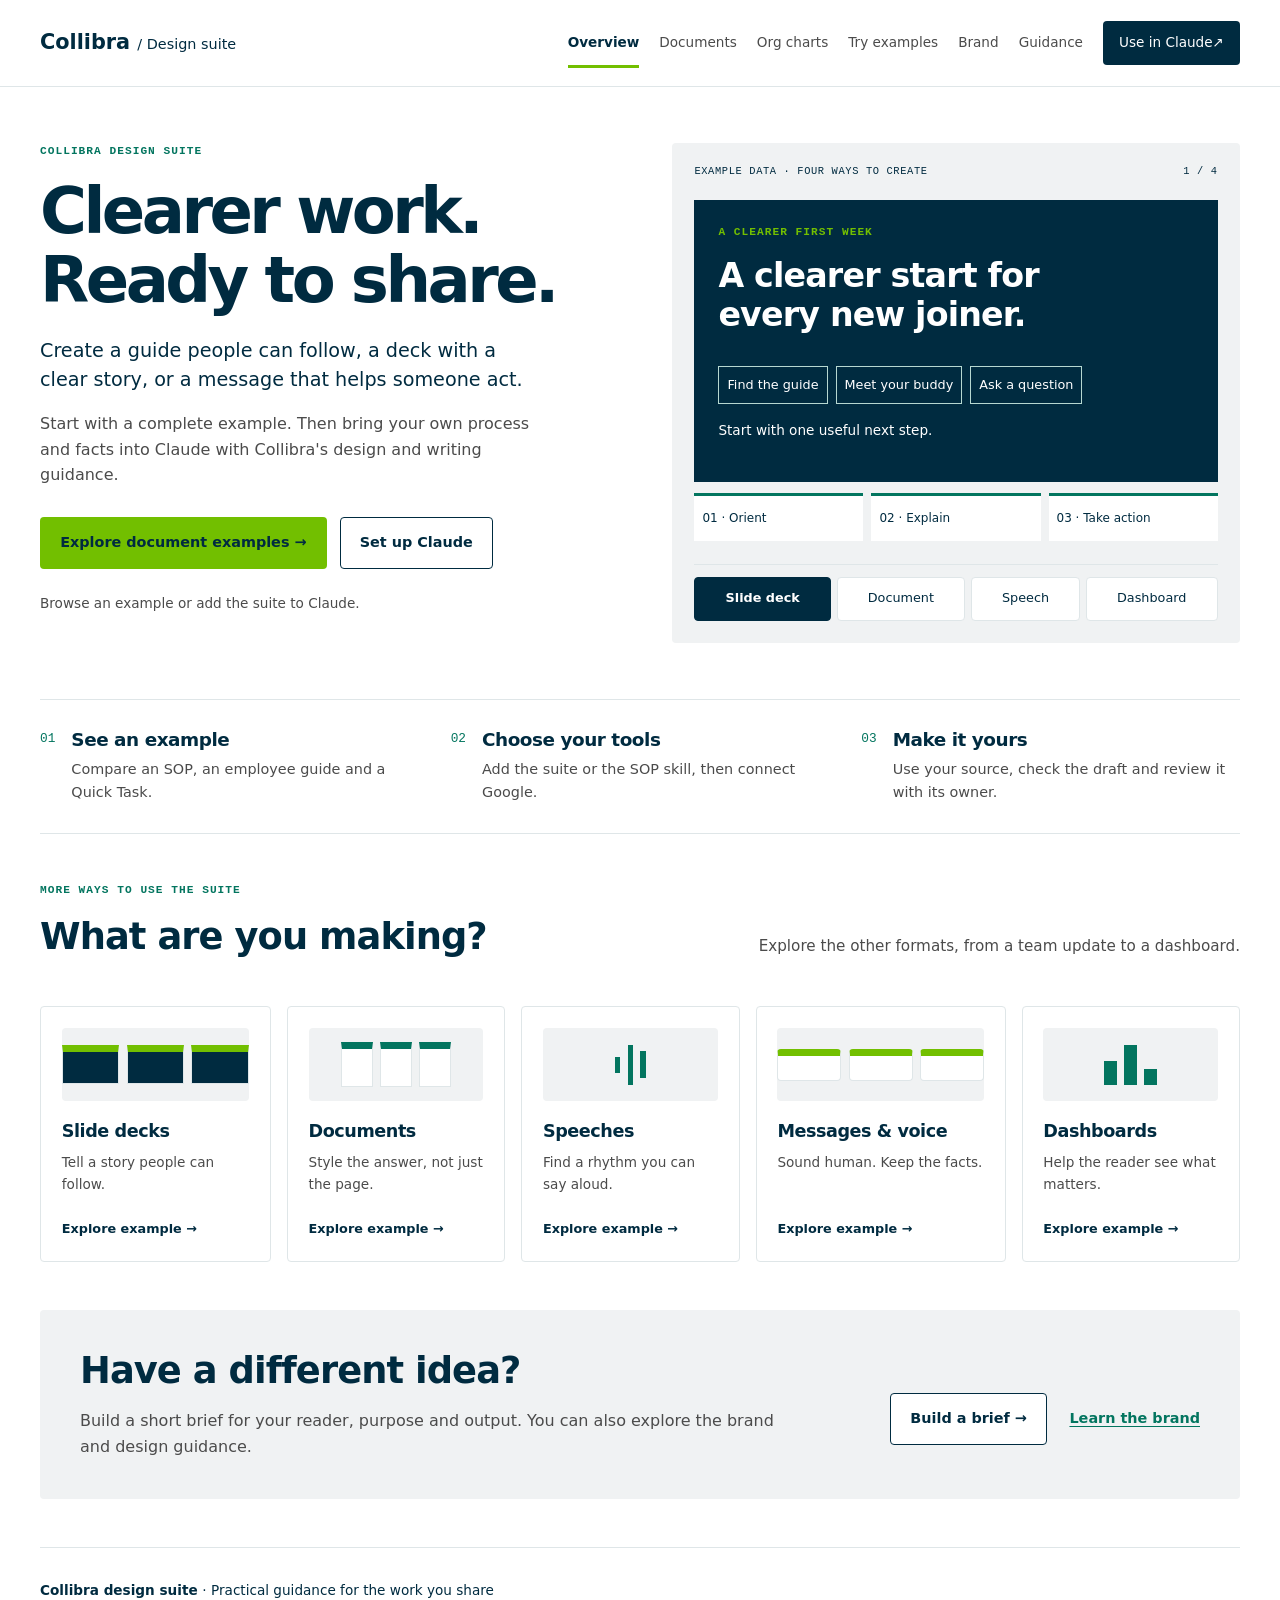
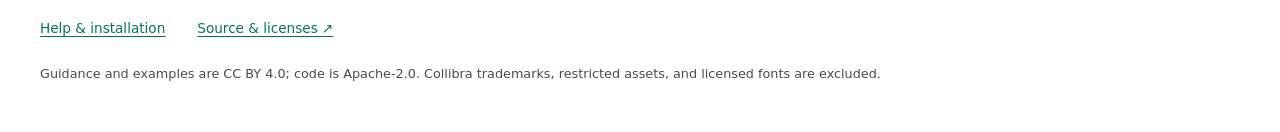
<file: index.html>
<!doctype html>
<html lang="en" data-source-root="data/">
<head>
  <meta charset="utf-8" />
  <meta name="viewport" content="width=device-width, initial-scale=1" />
  <meta name="description" content="Make clearer Collibra decks, documents, speeches, messages, and dashboards. Explore examples, learn the brand, and try the design suite in Claude." />
  <title>Collibra design suite | Make it clear</title>
  <link rel="icon" href="favicon.ico?v=20261007" sizes="16x16 32x32 48x48" />
  <link rel="icon" type="image/png" href="favicon-32.png?v=20261007" sizes="32x32" />
  <link rel="icon" type="image/svg+xml" href="favicon.svg?v=20261007" sizes="any" />
  <link rel="apple-touch-icon" href="apple-touch-icon.png?v=20261007" sizes="180x180" />
  <link rel="stylesheet" href="styles.css?v=20261103-org-charts" />
</head>
<body>
  <a class="skip-link" href="#main">Skip to content</a>
  <header class="site-header">
    <div class="header-inner">
      <a class="wordmark" href="#home" aria-label="Collibra design suite home">Collibra <span>/ Design suite</span></a>
      <nav class="site-nav" aria-label="Main navigation">
        <a href="#home">Overview</a><a href="#documents/internal-sop">Documents</a><a href="#org-charts/compact_hierarchy">Org charts</a><a href="#examples/deck">Try examples</a><a href="#brand">Brand</a><a href="#catalog">Guidance</a><a href="#start" class="nav-start">Use in Claude <span aria-hidden="true">↗</span></a>
      </nav>
    </div>
  </header>
  <main id="main" tabindex="-1">
    <p id="load-status" class="load-status" role="status">Loading brand guidance…</p>
    <section id="home" class="page" data-page aria-labelledby="home-title">
      <div class="hero">
        <div class="hero-copy"><p class="eyebrow">COLLIBRA DESIGN SUITE</p><h1 id="home-title" tabindex="-1">Clearer work.<br>Ready to share.</h1><p class="lede">Create a guide people can follow, a deck with a clear story, or a message that helps someone act.</p><p>Start with a complete example. Then bring your own process and facts into Claude with Collibra's design and writing guidance.</p><div class="actions"><a class="button primary" href="#documents/internal-sop">Explore document examples →</a><a class="button secondary" href="#start">Set up Claude</a></div><p class="access-note">Browse an example or add the suite to Claude.</p></div>
        <section id="hero-showcase" class="hero-preview showcase" role="region" aria-roledescription="carousel" aria-label="Design Suite examples">
          <div class="preview-caption"><span>EXAMPLE DATA · FOUR WAYS TO CREATE</span><span id="showcase-position">1 / 4</span></div>
          <div class="showcase-panels">
            <article id="showcase-deck" class="showcase-panel" role="group" aria-roledescription="slide" aria-label="1 of 4: Slide deck">
              <div class="showcase-art"><div class="showcase-slide"><p class="eyebrow">A CLEARER FIRST WEEK</p><h2>A clearer start for<br>every new joiner.</h2><div class="showcase-flow"><span>Find the guide</span><span>Meet your buddy</span><span>Ask a question</span></div><p>Start with one useful next step.</p></div><div class="showcase-slide-strip" aria-label="Deck story"><span>01 · Orient</span><span>02 · Explain</span><span>03 · Take action</span></div></div>
            </article>
            <article id="showcase-document" class="showcase-panel" role="group" aria-roledescription="slide" aria-label="2 of 4: Document" hidden inert aria-hidden="true">
              <div class="showcase-art teaser-paper"><p class="eyebrow">INTERNAL SOP</p><h2>Prepare a<br>team workshop</h2><h3>Before you start</h3><p>Confirm the date, topics and participant needs.</p><h3>Arrange the workshop</h3><ol><li>Collect the organizer's topics.</li><li>Check the room and meeting format.</li><li>Share the agreed agenda.</li></ol><p class="teaser-result">Check the result: the team knows where to join and what to prepare.</p></div>
            </article>
            <article id="showcase-speech" class="showcase-panel" role="group" aria-roledescription="slide" aria-label="3 of 4: Humanized speech" hidden inert aria-hidden="true">
              <div class="showcase-art speech-change"><div><p class="eyebrow">BEFORE</p><p>“To get started, make use of the onboarding guide, arrange to meet your buddy, and raise any questions when you need help.”</p></div><div class="speech-after"><p class="eyebrow">AFTER HUMANIZING</p><h2>“Start with the guide.<br>Meet your buddy.<br>Ask when you need help.”</h2></div></div>
            </article>
            <article id="showcase-dashboard" class="showcase-panel" role="group" aria-roledescription="slide" aria-label="4 of 4: Dashboard" hidden inert aria-hidden="true">
              <div class="showcase-art showcase-dashboard"><p class="eyebrow">ONBOARDING · EXAMPLE DATA</p><h2>Where could a little<br>support help?</h2><dl class="showcase-bars"><div><dt>Found the guide</dt><dd><span style="--bar-size:100%" aria-hidden="true"></span><strong>24</strong></dd></div><div><dt>Met their buddy</dt><dd><span style="--bar-size:75%" aria-hidden="true"></span><strong>18</strong></dd></div><div><dt>Asked a question</dt><dd><span style="--bar-size:50%" aria-hidden="true"></span><strong>12</strong></dd></div></dl><p class="caption">Steps may overlap. These counts are not completion rates.</p></div>
            </article>
          </div>
          <div id="showcase-choices" class="showcase-choices" role="group" aria-label="Choose an example"><button type="button" aria-pressed="true" aria-controls="showcase-deck">Slide deck</button><button type="button" aria-pressed="false" aria-controls="showcase-document">Document</button><button type="button" aria-pressed="false" aria-controls="showcase-speech">Speech</button><button type="button" aria-pressed="false" aria-controls="showcase-dashboard">Dashboard</button></div>
          <p id="showcase-status" class="sr-only" role="status" aria-live="polite" aria-atomic="true"></p>
        </section>
      </div>
      <ol class="getting-started" aria-label="How to get started"><li><span>01</span><div><h2>See an example</h2><p>Compare an SOP, an employee guide and a Quick Task.</p></div></li><li><span>02</span><div><h2>Choose your tools</h2><p>Add the suite or the SOP skill, then connect Google.</p></div></li><li><span>03</span><div><h2>Make it yours</h2><p>Use your source, check the draft and review it with its owner.</p></div></li></ol>
      <div class="section-heading"><div><p class="eyebrow">MORE WAYS TO USE THE SUITE</p><h2>What are you making?</h2></div><p>Explore the other formats, from a team update to a dashboard.</p></div><div id="task-cards" class="task-cards"></div>
      <div class="next-strip"><div><h2>Have a different idea?</h2><p>Build a short brief for your reader, purpose and output. You can also explore the brand and design guidance.</p></div><div class="actions"><a class="button secondary" href="#make/web-app">Build a brief →</a><a class="text-button" href="#brand">Learn the brand</a></div></div>
    </section>

    <section id="org-charts" class="page" data-page hidden aria-labelledby="org-charts-title">
      <div class="page-heading"><p class="eyebrow">ORG CHARTS</p><h1 id="org-charts-title" tabindex="-1">See the team. Shape what comes next.</h1><p class="lede">Choose a readable layout, map today's organization, or explore a proposed structure. Keep the cards and reporting lines editable.</p><p class="access-note">Illustrative layouts with made-up roles. Bring an authorized roster and a native template into your approved authoring tool.</p></div>
      <nav id="org-layout-nav" class="choice-nav" aria-label="Org chart layouts"></nav>
      <div class="org-layout"><div><div id="org-preview" class="org-preview"></div><p id="org-caption" class="caption"></p></div><aside class="lesson-panel"><h2 id="org-layout-name"></h2><p id="org-layout-use"></p><p id="org-layout-limit" class="caption"></p><h3>Make it your own</h3>
      <label for="org-scenario">Organization view<select id="org-scenario"><option value="current">Current organization</option><option value="planning">Planning scenario</option><option value="mixed">Current + proposed</option></select></label>
      <label for="org-detail">Card detail<select id="org-detail"><option value="simple">Names, roles and reporting lines</option><option value="enriched">Approved metadata and role states</option><option value="sections">Reference + readable sections</option></select></label>
      <fieldset id="org-addons"><legend>Optional additions</legend><label><input type="checkbox" value="a compact legend" checked /> Legend</label><label><input type="checkbox" value="reconciled span, layer and vacancy insights" /> At-a-glance insights</label><label><input type="checkbox" value="a current-versus-proposed comparison with a change ledger" /> Compare structures</label></fieldset>
      <p class="caption">These choices prepare your prompt. They do not read employee data or create a deck.</p></aside></div>
      <div class="prompt-panel"><div><h2>Build it through conversation.</h2><p>Ask to move a team, add a planned role, change a manager, or show a section in more detail. Proposed changes stay separate from the source organization.</p><p>Use labels and line styles alongside color. A large overview helps readers navigate; section pages keep the detail readable.</p><a class="text-button" href="#start">Set up the suite →</a></div><div><label for="org-prompt">Your org chart prompt</label><textarea id="org-prompt" rows="12"></textarea><button id="org-copy" class="button primary" type="button">Copy prompt</button><p id="org-copy-status" class="caption" role="status"></p></div></div>
      <details><summary>Layouts, data and native output</summary><p>All five layout families support current or proposed content. Fit depends on names, titles, hierarchy depth, metadata, canvas and writer limits. Add section pages when a readable reference map cannot fit. No per-slide capacity is guaranteed.</p><p>Keep people and positions distinct, including open roles. Use only source-supplied, audience-approved people signals. Reconcile every card and relationship with the roster. Final Google Slides and PowerPoint files require native shapes, attached connectors, endpoint readback and rendered inspection.</p><p>Connected enterprise deployments can add authorized Workday acquisition through Workato/Airo and a supported chat client. This public suite includes no live connection or HR system access.</p></details>
    </section>

    <section id="documents" class="page" data-page hidden aria-labelledby="documents-title">
      <div class="page-heading"><p class="eyebrow">DOCUMENT EXAMPLES</p><h1 id="documents-title" tabindex="-1">See what a useful guide looks like.</h1><p class="lede">Three formats, each with a different reader and job. Read the complete example, then adapt the prompt for your own work.</p><p class="access-note">All documents use example data and open without signing in.</p></div>
      <nav id="document-nav" class="choice-nav" aria-label="Document formats"></nav>
      <div class="document-layout"><div class="document-reader"><div class="document-reader-bar"><span id="document-kind"></span><a id="document-open" href="#">Open full document ↗</a></div><p id="document-preview-status" class="caption" role="status">Loading example document…</p><iframe id="document-frame" title="Example document preview" sandbox="allow-same-origin allow-popups allow-popups-to-escape-sandbox" loading="eager"></iframe><p class="caption">Open the full document to read it in a new tab or use your browser's Print command to save a PDF.</p></div><aside class="document-context"><h2 id="document-name"></h2><p id="document-audience"></p><h3>Why this format works</h3><ul id="document-lessons"></ul><a class="text-button" href="#start">Set up the SOP skill →</a><div class="document-prompt"><label for="document-prompt">Try this in Claude</label><textarea id="document-prompt" rows="8"></textarea><button id="document-copy" type="button" class="button secondary">Copy prompt</button><p id="document-copy-status" class="caption" role="status"></p></div></aside></div>
    </section>

    <section id="make" class="page" data-page hidden aria-labelledby="make-title">
      <div class="page-heading"><p class="eyebrow">MAKE SOMETHING</p><h1 id="make-title" tabindex="-1">Start with the person using it.</h1><p class="lede">Turn your idea into a reusable brief and a tailored prompt. Try a made-up web app first, or bring your own authorized content.</p></div>
      <p class="privacy-note">Your input stays in this page’s memory until you reload or close it. Nothing you enter is sent, stored by the site, or added to a link. Copying and downloading happen only when you choose them.</p>
      <div class="actions builder-start"><button id="brief-example" type="button" class="button secondary">Load example web-app brief</button><a class="text-button" href="#playground">Explore empty, loading, and error states →</a></div>
      <p class="caption">Loading the example replaces the brief fields below. It describes an offline prototype with made-up tasks, not a connected service.</p>
      <div class="builder-layout">
        <form id="brief-form" novalidate aria-describedby="brief-help">
          <h2>1. Tell us what you need</h2><p id="brief-help">The reader, decision, source, and output are required. Use a source description if you don’t have approved material to paste.</p>
          <label for="brief-reader">Who will use this? <span class="caption">Required</span><input id="brief-reader" name="reader" maxlength="4000" required placeholder="For example: colleagues planning their first week" /></label>
          <label for="brief-decision">What should they understand, decide, or do? <span class="caption">Required</span><textarea id="brief-decision" name="decision" rows="3" maxlength="4000" required></textarea></label>
          <label for="brief-source">What source should the work use? <span class="caption">Required</span><textarea id="brief-source" name="source" rows="4" maxlength="12000" required aria-describedby="brief-source-help"></textarea></label><p id="brief-source-help" class="caption">Name your source and its limits. A pasted claim is not independently verified here.</p>
          <label for="brief-medium">What are you making?<select id="brief-medium" name="medium"><option value="web-app">Web app</option><option value="dashboard">Dashboard</option><option value="document">Document</option><option value="deck">Slide deck</option><option value="speech">Speech</option><option value="message">Message</option><option value="diagram">Diagram</option><option value="ui-flow">Interface flow</option><option value="data-story">Data story</option></select></label>
          <label for="brief-output">What should the first version include? <span class="caption">Required</span><textarea id="brief-output" name="output" rows="3" maxlength="4000" required placeholder="For example: a task list, a detail view, and a clear next action"></textarea></label>
          <label for="brief-tone">What tone suits the moment? <span class="caption">Optional</span><input id="brief-tone" name="tone" maxlength="4000" placeholder="Direct and approachable" /></label>
          <label for="brief-constraints">What must stay true? <span class="caption">Optional, one constraint per line</span><textarea id="brief-constraints" name="constraints" rows="3" maxlength="12000" placeholder="Use only supplied facts&#10;Keep the main task usable on a small screen"></textarea></label>
          <fieldset id="brief-facts"><legend>Facts and proposals <span class="caption">Optional</span></legend><p class="caption">Keep confirmed facts separate from ideas. “Confirmed” records your assessment; this page does not verify it.</p><div id="brief-fact-rows"></div><button id="brief-add-fact" type="button" class="button secondary">Add a fact or proposal</button></fieldset>
          <p id="brief-error" class="form-error" role="alert" hidden></p>
          <button class="button primary" type="submit">Prepare prompt →</button><p id="brief-status" class="caption" role="status"></p>
        </form>
        <aside class="builder-output" aria-labelledby="builder-output-title"><h2 id="builder-output-title">2. Choose your next output</h2><p>Reuse the same brief for another format. Each choice prepares instructions for your authoring tool.</p>
          <label for="brief-lane">Prompt for<select id="brief-lane"><option value="primary">My chosen format</option><option value="web-app">Web app</option><option value="dashboard">Dashboard</option><option value="document">Document</option><option value="deck">Slide deck</option><option value="speech">Speech</option><option value="message">Message</option><option value="diagram">Diagram</option><option value="ui-flow">Interface flow</option><option value="data-story">Data story</option></select></label>
          <label for="brief-mode">Where will you use it?<select id="brief-mode"><option value="public">Public example or portable prototype</option><option value="private">Private work in an approved tool</option></select></label><p id="brief-handoff" class="caption"></p>
          <label for="brief-prompt">Prepared prompt<textarea id="brief-prompt" readonly rows="16" placeholder="Complete the brief, then choose Prepare prompt."></textarea></label>
          <div class="actions"><button id="brief-copy-prompt" type="button" class="button primary">Copy prompt</button><button id="brief-copy-json" type="button" class="button secondary">Copy brief JSON</button><button id="brief-download" type="button" class="button secondary">Download brief JSON</button></div><p id="brief-copy-status" role="status" class="caption"></p>
          <details id="brief-evidence"><summary>Sources, proposals, and review</summary><div id="brief-evidence-content"></div><p class="caption"><a href="#catalog?area=ux&id=ux.provenance.inspectable">Read source disclosure guidance →</a></p></details>
          <details><summary>Reuse a saved brief</summary><p>Paste or select a design brief JSON file. A valid import replaces the fields. Invalid imports leave your work intact. Limit: 64 KiB, 50 unique constraints, and 100 facts with unique IDs. Fields have length limits; leading or trailing whitespace and duplicate JSON fields are rejected.</p><label for="brief-import">Brief JSON<textarea id="brief-import" rows="5" maxlength="65536" spellcheck="false"></textarea></label><button id="brief-import-button" type="button" class="button secondary">Import pasted brief</button><label for="brief-file">Or select a brief file<input id="brief-file" type="file" accept=".json,application/json" /></label><p id="brief-import-status" role="status" class="caption"></p><label for="brief-json">Brief JSON to copy<textarea id="brief-json" rows="5" readonly spellcheck="false"></textarea></label></details>
        </aside>
      </div>
      <div class="speech-tools"><h2>How long will it take to say?</h2><p>Paste the spoken words, then choose your own pace. This estimate is words divided by pace; pauses, questions, and delivery can add time. The starting pace is an editable example, not a brand rule.</p><label for="speech-text">Words you plan to say<textarea id="speech-text" rows="4" maxlength="20000"></textarea></label><label for="speech-pace">Speaking pace (words per minute)<input id="speech-pace" type="number" min="60" max="240" value="140" step="1" aria-describedby="speech-estimate" /></label><p id="speech-estimate" role="status"></p></div>
    </section>

    <section id="playground" class="page" data-page hidden aria-labelledby="playground-title"><div class="page-heading"><p class="eyebrow">TRY AN INTERFACE</p><h1 id="playground-title" tabindex="-1">A useful app handles the in-between.</h1><p class="lede">Explore the same made-up task list with no content, a wait, a failure, a result, and longer content. These controls simulate states entirely in your browser.</p></div>
      <fieldset class="state-choices"><legend>Choose a component state</legend><label><input type="radio" name="play-state" value="empty" checked /> Empty</label><label><input type="radio" name="play-state" value="loading" /> Loading</label><label><input type="radio" name="play-state" value="error" /> Error</label><label><input type="radio" name="play-state" value="success" /> Success</label><label><input type="radio" name="play-state" value="long-content" /> Long content</label></fieldset>
      <div class="playground-layout"><article class="playground-demo" aria-labelledby="play-demo-title"><p class="eyebrow">OFFLINE EXAMPLE WEB APP</p><h2 id="play-demo-title">My first-week tasks</h2><p id="play-state-status" role="status"></p><div id="play-content"></div><p id="play-action-status" role="status" class="caption"></p></article><aside class="lesson-panel"><h2>Try it with a keyboard</h2><p>Use Tab to reach the state choices, then arrow keys to switch between them. Focus stays on your choice as the preview updates. Tab again to reach the preview’s action.</p><p id="play-focus-note"></p><p>Actions update this example only. They do not create tasks or contact a service. Status is written in words and announced without moving focus.</p><div class="guide-links"><a href="#catalog?area=ui&id=ui.content.empty-state">Empty-state component →</a><a href="#catalog?area=ux&id=ux.error-recovery">Recovery guidance →</a><a href="#make/web-app">Design your web app →</a></div></aside></div>
    </section>

    <section id="examples" class="page" data-page hidden aria-labelledby="examples-title">
      <div class="page-heading"><p class="eyebrow">SEE THE GUIDANCE AT WORK</p><h1 id="examples-title" tabindex="-1">Start with something familiar.</h1><p class="lede">Switch the format or audience. Compare a rough draft with a clearer version, then take the prompt into your own work.</p></div>
      <nav id="example-nav" class="choice-nav" aria-label="Example formats"></nav>
      <div class="example-heading"><div><h2 id="example-title"></h2><p id="example-description"></p></div><p class="sample-label">Illustrative only · all content uses example data</p></div>
      <div class="example-controls">
        <label for="example-audience">Who is it for?<select id="example-audience"><option value="team">Colleagues getting started</option><option value="leaders">Leaders making a decision</option></select></label>
        <fieldset><legend>Compare the approach</legend><label><input type="radio" name="example-version" value="before" /> Rough draft</label><label><input type="radio" name="example-version" value="after" checked /> With the suite</label></fieldset>
      </div>
      <div class="example-layout">
        <div><div id="example-preview" class="example-preview" aria-label="Example output"></div><p id="example-caption" class="caption" role="status"></p></div>
        <aside class="lesson-panel" aria-labelledby="lesson-title"><p class="eyebrow">WHAT TO NOTICE</p><h3 id="lesson-title"></h3><div id="example-lessons"></div><h4>Guidance behind this example</h4><div id="example-guides" class="guide-links"></div></aside>
      </div>
      <div class="prompt-panel"><div><p class="eyebrow">TRY IT WITH YOUR CONTENT</p><h2>A useful first prompt.</h2><p>Adjust the words in brackets. Use only content you’re allowed to share with your approved AI tool.</p><p class="caption">This page doesn’t send or save your edits. Copying a prompt is optional. Your edits stay while you explore; Reset prompt loads the current example’s suggestion.</p></div><div><label for="example-prompt" class="sr-only">Editable example prompt</label><textarea id="example-prompt" rows="8" spellcheck="false"></textarea><div class="actions"><button id="copy-prompt" type="button" class="button primary">Copy prompt</button><button id="reset-prompt" type="button" class="button secondary">Reset prompt</button><a class="text-button" href="#start">Set up the plugin</a></div><p id="copy-status" role="status" class="caption"></p></div></div>
      <div class="next-strip"><div><h2>Keep adjusting until it helps.</h2><p>Ask for a shorter version, a warmer tone, a different visual, or a clearer action. Then ask for a review. Check facts, accessibility, and required approvals before sharing.</p></div><a id="next-example" class="button secondary" href="#examples/document">Next example →</a></div>
    </section>

    <section id="brand" class="page" data-page hidden aria-labelledby="brand-title">
      <div class="page-heading"><p class="eyebrow">THE BRAND, IN PRACTICE</p><h1 id="brand-title" tabindex="-1">Recognizable. Readable. Human.</h1><p class="lede">Learn a few useful choices, then see where they fit. These are practical summaries of the suite’s guidance, not a replacement for approved brand assets.</p></div>
      <nav class="choice-nav" aria-label="Brand lessons"><a href="#brand/color">Color</a><a href="#brand/type">Type &amp; layout</a><a href="#brand/voice">Voice &amp; tone</a><a href="#brand/accessibility">Accessibility</a></nav>
      <div id="brand-lesson"></div>
      <div class="brand-boundary"><h3>When you need the official asset</h3><p>Use your approved Collibra template, logo, or image source. This site doesn’t distribute logos, photography, or licensed fonts. A mockup isn’t a ready-to-send slide deck or document, and generated work still needs your review.</p><a href="#catalog?area=visual&q=asset" class="text-button">Read the asset guidance →</a></div>
      <div class="section-heading"><h2>Go a little deeper.</h2><a class="text-button" href="#catalog?area=foundations">Browse foundation guidance →</a></div>
    </section>

    <section id="catalog" class="page" data-page hidden aria-labelledby="catalog-title">
      <div class="page-heading"><p class="eyebrow">GUIDANCE LIBRARY</p><h1 id="catalog-title" tabindex="-1">Find the part you need.</h1><p class="lede">A contract is a reusable guide: what to do, why it helps, and what to check. Browse one area at a time. You don’t need to read them all.</p></div>
      <div class="catalog-toolbar"><label for="catalog-search">Search guidance<input id="catalog-search" type="search" placeholder="Try “typography”, “tone”, or “diagram”" autocomplete="off" /></label><label for="catalog-area">Choose an area<select id="catalog-area"><option value="all">All guidance</option><option value="foundations">Brand foundations</option><option value="content">Writing &amp; voice</option><option value="visual">Layouts &amp; visuals</option><option value="ux">User journeys</option><option value="ui">Interface elements</option></select></label></div>
      <p id="catalog-count" class="caption" role="status"></p>
      <div class="explorer-layout"><div><div id="catalog-grid" class="catalog-grid"></div><div id="catalog-pagination-row"><p id="catalog-page-status" class="caption"></p><nav id="catalog-pagination" class="catalog-pagination" aria-label="Guidance pages"></nav></div></div><aside id="detail-panel" class="detail-panel" aria-labelledby="detail-title"></aside></div>
      <details id="maturity-panel" class="maturity-panel"><summary class="maturity-panel__summary">How to read guidance status</summary><p>Defined guidance is usable within its stated boundary. Proposed guidance needs review. Open means a source or decision is missing. Deferred means it’s intentionally held. These labels don’t confirm that your own output has been reviewed or approved.</p><p id="maturity-summary"></p></details>
    </section>

    <section id="google-workspace" class="page" data-page hidden aria-labelledby="google-workspace-title">
      <div class="workspace-heading"><a href="#start" class="text-button">← Use in Claude</a><p class="eyebrow">GOOGLE WORKSPACE + CLAUDE</p><h1 id="google-workspace-title" tabindex="-1">Connect Google Workspace.</h1><p class="lede">Open Claude Desktop. Connect the Google tools you use.</p></div>
      <div class="workspace-layout"><nav aria-label="Google Workspace setup steps"><ol id="workspace-steps" class="workspace-steps"></ol></nav>
        <article class="workspace-step" aria-labelledby="workspace-step-title"><p id="workspace-position" class="eyebrow"></p><h2 id="workspace-step-title" tabindex="-1"></h2><p id="workspace-intro"></p><ol id="workspace-actions" class="workspace-actions"></ol><p id="workspace-result" class="workspace-result"></p>
          <figure id="workspace-preview" class="claude-preview" aria-label="Illustration of Claude Desktop setup. Follow these clicks in Claude.">
            <div class="claude-preview-bar"><span>Claude Desktop</span><div class="claude-views" aria-label="Preview Home or Code"><button type="button" data-claude-view="home" aria-pressed="true">⌂ Home</button><button type="button" data-claude-view="code" aria-pressed="false">&lt;&gt; Code</button></div></div>
            <div class="claude-preview-body"><aside><a href="#google-workspace/find" class="claude-customize">Customize <span aria-hidden="true">→</span></a></aside><div class="claude-preview-content"><h3>Customize</h3><div class="claude-preview-tabs"><span>Skills</span><a href="#google-workspace/find" class="claude-connectors">Connectors</a><span>Plugins</span></div><a class="claude-search" href="#google-workspace/connect" aria-label="Next: search Google in Claude">⌕ <span>Google</span></a><div class="claude-services"><a href="#google-workspace/connect">Google Drive <span>→</span></a><a href="#google-workspace/connect">Google Docs <span>→</span></a><a href="#google-workspace/connect">Google Slides <span>→</span></a><a href="#google-workspace/connect">Google Sheets <span>→</span></a></div><p class="claude-connect-hint">Choose a connector → Connect → Sign in</p></div></div>
            <figcaption id="workspace-preview-caption"></figcaption>
          </figure>
          <figure id="workspace-figure" hidden><a id="workspace-image-link" target="_blank" rel="noopener"><img id="workspace-image" alt="" loading="lazy"></a><figcaption id="workspace-caption"></figcaption></figure>
          <div id="workspace-tools" hidden><h3>Four connectors, different jobs</h3><dl><div><dt>Google Drive</dt><dd>Find and read files you can access.</dd></div><div><dt>Google Docs</dt><dd>Create and edit a native document.</dd></div><div><dt>Google Slides</dt><dd>Create and edit a native presentation.</dd></div><div><dt>Google Sheets</dt><dd>Create and edit a native spreadsheet.</dd></div></dl></div>
          <div id="workspace-practice" hidden><label for="workspace-tool">Choose a practice task</label><select id="workspace-tool"><option value="docs">Google Docs</option><option value="slides">Google Slides</option><option value="sheets">Google Sheets</option><option value="drive">Google Drive</option></select><label for="workspace-prompt">Copy this into your Claude chat</label><textarea id="workspace-prompt" rows="4"></textarea><button id="workspace-copy" type="button" class="button secondary">Copy practice prompt</button><p id="workspace-copy-status" class="caption" role="status"></p></div>
          <details id="workspace-help"><summary>Need a hand?</summary><p id="workspace-help-text"></p></details>
          <div class="workspace-navigation"><a id="workspace-back" class="button secondary">Previous</a><a id="workspace-next" class="button primary">Next step →</a></div>
        </article>
      </div>
    </section>

    <section id="start" class="page" data-page hidden aria-labelledby="start-title">
      <div class="page-heading"><p class="eyebrow">USE IN CLAUDE</p><h1 id="start-title" tabindex="-1">Make it yours.</h1><p class="lede">Add the suite. Connect Google. Start with your own work.</p></div>
      <ol class="setup-steps">
        <li><p class="eyebrow">1 · INSTALL</p><h2>Add the suite</h2><a class="button primary" href="https://github.com/chadronbryant-collibra/collibra-design-pages/releases/latest/download/collibra-design-suite.zip">Download the suite</a><p>In Home or Code, open Customize → Plugins and upload the ZIP. Start a new chat.</p><details><summary>Only need SOPs?</summary><p><a href="https://github.com/chadronbryant-collibra/collibra-design-pages/releases/latest/download/collibra-sop.zip">Download the SOP skill</a> and upload it in Customize → Skills → Create skill → Upload a skill.</p></details></li>
        <li><p class="eyebrow">2 · CONNECT</p><h2>Add Google</h2><p>Open Customize → Connectors. Search Google, choose a connector and sign in.</p><a class="text-button" href="#google-workspace/ready">Set up Google Workspace →</a></li>
        <li><p class="eyebrow">3 · CREATE</p><h2>Bring your work</h2><p>Tell Claude what you’re making, who it’s for and the source to use.</p><p class="setup-example">“Help me turn this process into a guide for managers. Create a new Google Doc.”</p><a class="text-button" href="#documents/internal-sop">Choose an example →</a></li>
      </ol>
      <div class="install-prompt"><h2>Set up with a prompt</h2><p>Copy it, then paste into Claude Desktop.</p><button id="install-copy" class="button primary" type="button">Copy setup prompt</button><p id="install-status" class="caption" role="status"></p><details id="install-preview"><summary>View or edit the prompt</summary><label class="sr-only" for="install-prompt">Setup prompt</label><textarea id="install-prompt" rows="5">Help me set up the Collibra design suite from https://github.com/chadronbryant-collibra/collibra-design-pages. Check whether it is already installed. If it needs installing or updating, use the latest release ZIP and the installation tools available in this session. If you can’t install it directly, give me the download link and the exact Customize → Plugins upload steps. Don’t claim installation until it is confirmed. Once available, use the suite by default for relevant Collibra work, including design, guides, decks and writing. Help me connect Google Drive, Docs, Slides and Sheets if needed, then ask what I want to make.</textarea></details></div>
      <div class="setup-help"><details><summary>More setup options</summary><p><a href="https://github.com/chadronbryant-collibra/collibra-design-pages/blob/main/plugins/collibra-design-suite/references/claude-setup.md">Read the setup guide</a> for Claude Code commands and Google examples.</p></details></div>
      <details id="brand-resources"><summary>Brand resources · Collibra sign-in</summary><ul><li><a href="https://drive.google.com/file/d/1nOG2dfxYUdslym05d9yZ-jL030pwJz_d/view">Brand guidelines</a></li><li><a href="https://drive.google.com/drive/folders/10GbbrGuTTPe3qEWvbmxtyUTcORAkkdXH">Brand toolkit</a></li><li><a href="https://docs.google.com/document/d/1AsPXnuqxjo1necd2_P44JkYogMgwe2SP/edit">Content style guide</a></li><li><a href="https://docs.google.com/document/d/1l_HIgggiDgnr_GfJZaOsa_-G_oHgnfrgl04qfM2zxME/edit">People team voice guide</a></li><li><a href="https://docs.google.com/presentation/d/1Lo33hhkPpoxmZzyU7qD5t0q6klj13sKtJdpv43BSa2s/edit">Slides template 2026 [make a copy]</a></li><li><a href="https://docs.google.com/presentation/d/1PtgNOtL07v9mrZ2crkJoXLIGFlq77Ru3hRIFven6BYY/edit">Presentation best practices</a></li></ul><p>Use a copy of the Slides template for each new deck.</p></details>
      <details class="skill-disclosure"><summary>What the seven skills help you do</summary><div id="skill-cards" class="skill-cards"></div></details>
      <details><summary>Update, disable, or uninstall</summary><p>Download the latest suite ZIP, update it in Customize → Plugins and start a new chat. You can disable or remove it there too.</p></details><details><summary>Privacy, permissions, and limits</summary><p>The plugin is skills and references only. It adds no connectors, credentials, external packages, or tracking. Your prompts still go to Claude under your account’s terms and organization policy. This site uses no analytics, stores no prompt edits, and makes no AI requests. Examples use made-up content. Use only authorized material in your approved tools.</p></details><details><summary>Get help or suggest an improvement</summary><p><a href="https://github.com/chadronbryant-collibra/collibra-design-pages/issues">Open a public GitHub issue</a> for general feedback. Don’t include company documents, prompts, people data, credentials, or private security details. See the <a href="https://github.com/chadronbryant-collibra/collibra-design-pages/blob/main/SECURITY.md">security policy</a> for private reporting.</p></details>
    </section>
  </main>
  <footer class="site-footer"><p>Collibra design suite <span>· Practical guidance for the work you share</span></p><div><a href="#start">Help &amp; installation</a><a href="https://github.com/chadronbryant-collibra/collibra-design-pages">Source &amp; licenses ↗</a></div><p class="caption">Guidance and examples are CC BY 4.0; code is Apache-2.0. Collibra trademarks, restricted assets, and licensed fonts are excluded.</p></footer>
  <noscript><p class="noscript-message">Interactive examples need JavaScript. You can still <a href="https://github.com/chadronbryant-collibra/collibra-design-pages/blob/main/README.md">read installation instructions and the guidance in the public repository</a>.</p></noscript>
  <script type="module" src="app.js?v=20261103-org-charts"></script>
</body>
</html>
</file>
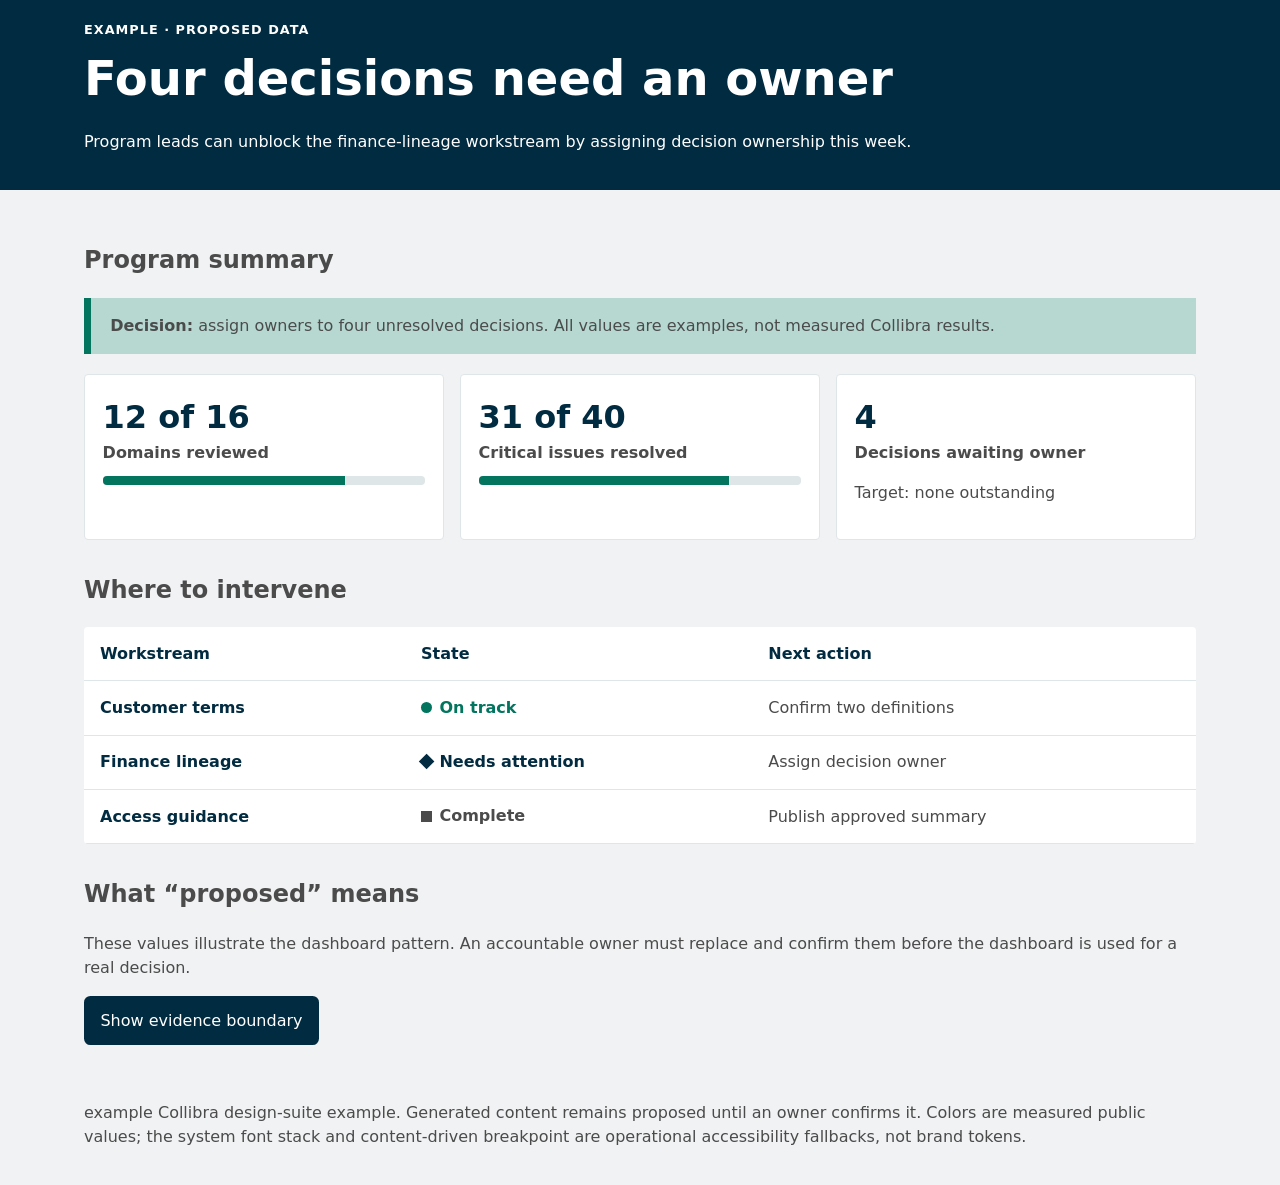
<file: plugins/collibra-design-suite/examples/dashboard/index.html>
<!doctype html>
<html lang="en">
<head>
  <meta charset="utf-8">
  <meta name="viewport" content="width=device-width, initial-scale=1">
  <title>example program health dashboard</title>
  <style>
    :root { color-scheme: light; --navy:#002B40; --ink:#4B4B4B; --surface:#FFFFFF; --soft:#F0F2F3; --forest:#03755F; --light-forest:#B6D8D1; --cloud:#DFE6E8; --focus:#002B40; }
    * { box-sizing:border-box; }
    body { margin:0; font:16px/1.5 system-ui,-apple-system,"Segoe UI",sans-serif; color:var(--ink); background:var(--soft); }
    header, main, footer { max-width:72rem; margin:auto; padding:1.25rem; }
    header { background:var(--navy); color:#fff; max-width:none; }
    header > div { max-width:69.5rem; margin:auto; }
    h1 { margin:.2rem 0; font-size:clamp(1.8rem,4vw,3rem); }
    h2 { margin-top:2rem; }
    .eyebrow { font-weight:700; letter-spacing:.08em; text-transform:uppercase; font-size:.8rem; }
    .callout { background:var(--light-forest); border-left:.45rem solid var(--forest); padding:1rem 1.2rem; margin:1.25rem 0; }
    .metrics { display:grid; grid-template-columns:repeat(3,minmax(0,1fr)); gap:1rem; }
    .metric { background:var(--surface); border-radius:4px; padding:1.1rem; border:1px solid var(--cloud); }
    .value { display:block; color:var(--navy); font-size:2rem; font-weight:750; }
    .meter { height:.55rem; background:var(--cloud); border-radius:4px; overflow:hidden; margin-top:.7rem; }
    .meter span { display:block; height:100%; background:var(--forest); }
    .table-wrap { overflow-x:auto; background:var(--surface); border-radius:4px; }
    table { width:100%; border-collapse:collapse; min-width:38rem; }
    th, td { text-align:left; padding:.9rem 1rem; border-bottom:1px solid var(--cloud); }
    th { color:var(--navy); }
    .status { display:inline-flex; align-items:center; gap:.45rem; font-weight:700; }
    .status::before { content:""; width:.7rem; height:.7rem; border-radius:50%; background:currentColor; }
    .track { color:var(--forest); } .attention { color:var(--navy); } .complete { color:var(--ink); }
    .attention::before { border-radius:0; transform:rotate(45deg); }
    .complete::before { border-radius:0; }
    button { font:inherit; border:2px solid var(--navy); border-radius:.4rem; background:var(--navy); color:#fff; padding:.65rem .9rem; cursor:pointer; }
    button:hover { background:var(--forest); border-color:var(--forest); }
    :focus-visible { outline:3px solid var(--focus); outline-offset:3px; }
    [hidden] { display:none; }
    @media (max-width:42rem) { .metrics { grid-template-columns:1fr; } header, main, footer { padding:1rem; } }
    @media (prefers-reduced-motion:reduce) { *,*::before,*::after { scroll-behavior:auto!important; transition:none!important; animation:none!important; } }
  </style>
</head>
<body>
  <header><div><div class="eyebrow">example · proposed data</div><h1>Four decisions need an owner</h1><p>Program leads can unblock the finance-lineage workstream by assigning decision ownership this week.</p></div></header>
  <main>
    <section aria-labelledby="summary-title">
      <h2 id="summary-title">Program summary</h2>
      <div class="callout"><strong>Decision:</strong> assign owners to four unresolved decisions. All values are examples, not measured Collibra results.</div>
      <div class="metrics">
        <article class="metric"><span class="value">12 of 16</span><strong>Domains reviewed</strong><div class="meter" role="img" aria-label="12 of 16 domains reviewed"><span style="width:75%"></span></div></article>
        <article class="metric"><span class="value">31 of 40</span><strong>Critical issues resolved</strong><div class="meter" role="img" aria-label="31 of 40 critical issues resolved"><span style="width:77.5%"></span></div></article>
        <article class="metric"><span class="value">4</span><strong>Decisions awaiting owner</strong><p>Target: none outstanding</p></article>
      </div>
    </section>
    <section aria-labelledby="work-title">
      <h2 id="work-title">Where to intervene</h2>
      <div class="table-wrap"><table><thead><tr><th scope="col">Workstream</th><th scope="col">State</th><th scope="col">Next action</th></tr></thead><tbody>
        <tr><th scope="row">Customer terms</th><td><span class="status track">On track</span></td><td>Confirm two definitions</td></tr>
        <tr><th scope="row">Finance lineage</th><td><span class="status attention">Needs attention</span></td><td>Assign decision owner</td></tr>
        <tr><th scope="row">Access guidance</th><td><span class="status complete">Complete</span></td><td>Publish approved summary</td></tr>
      </tbody></table></div>
    </section>
    <section aria-labelledby="meaning-title"><h2 id="meaning-title">What “proposed” means</h2><p>These values illustrate the dashboard pattern. An accountable owner must replace and confirm them before the dashboard is used for a real decision.</p><button id="toggle" aria-expanded="false" aria-controls="details">Show evidence boundary</button><p id="details" hidden>No analytics, remote assets, storage, or network requests are used. This file does not contain customer or tenant data.</p></section>
  </main>
  <footer><p>example Collibra design-suite example. Generated content remains proposed until an owner confirms it. Colors are measured public values; the system font stack and content-driven breakpoint are operational accessibility fallbacks, not brand tokens.</p></footer>
  <script>const b=document.getElementById('toggle'),d=document.getElementById('details');b.addEventListener('click',()=>{const open=b.getAttribute('aria-expanded')==='true';b.setAttribute('aria-expanded',String(!open));b.textContent=open?'Show evidence boundary':'Hide evidence boundary';d.hidden=open;});</script>
</body>
</html>
</file>
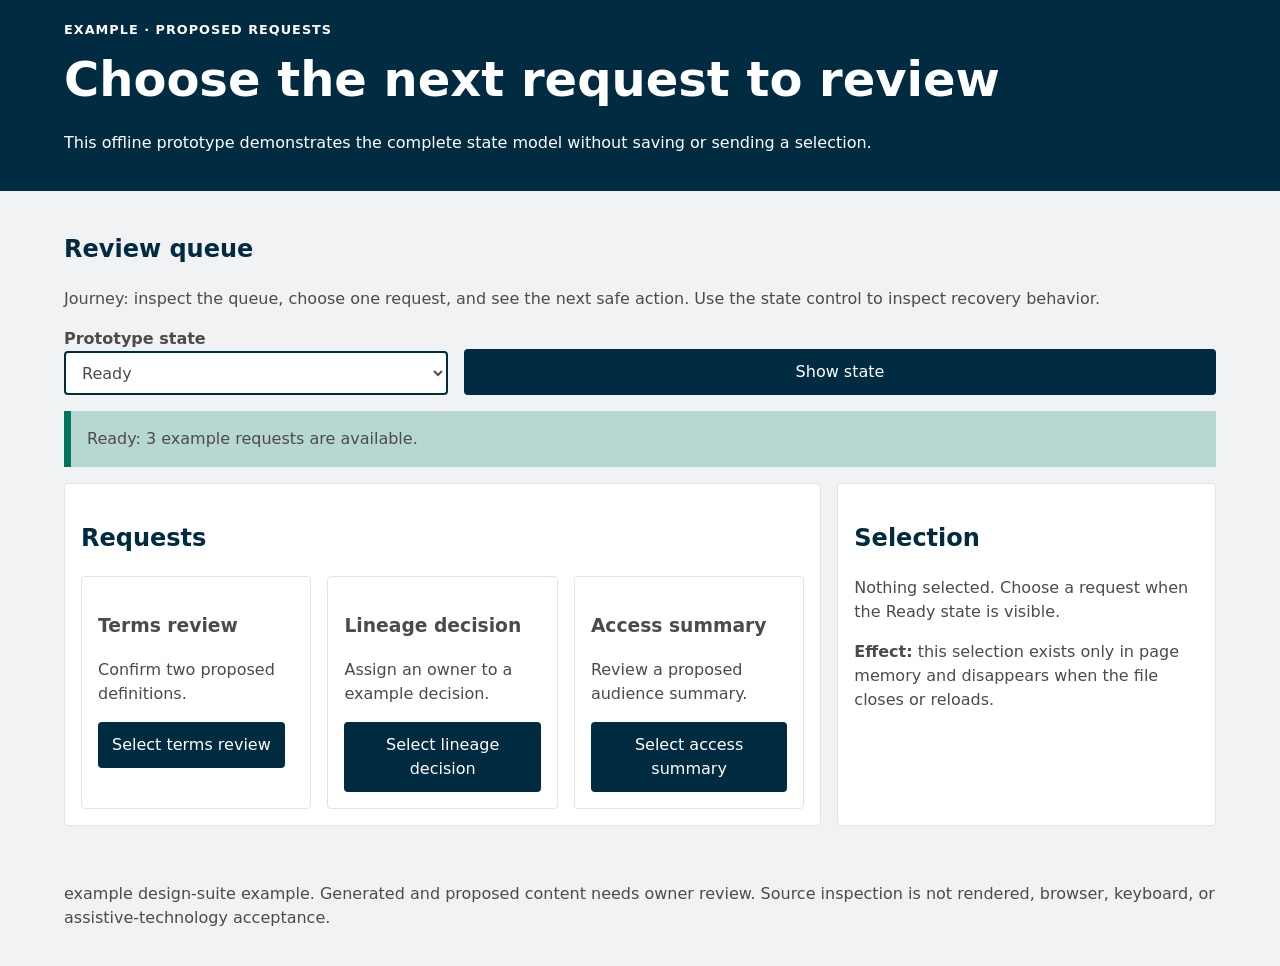
<file: plugins/collibra-design-suite/examples/web-app/index.html>
<!doctype html>
<html lang="en">
<head>
  <meta charset="utf-8">
  <meta name="viewport" content="width=device-width, initial-scale=1">
  <title>example request review</title>
  <style>
    :root { color-scheme:light; --navy:#002B40; --ink:#4B4B4B; --surface:#FFFFFF; --soft:#F0F2F3; --forest:#03755F; --light-forest:#B6D8D1; --cloud:#DFE6E8; --focus:#002B40; }
    * { box-sizing:border-box; }
    body { margin:0; font:16px/1.5 system-ui,-apple-system,"Segoe UI",sans-serif; color:var(--ink); background:var(--soft); }
    header { color:var(--surface); background:var(--navy); }
    header > div, main, footer { width:min(100% - 2rem,72rem); margin-inline:auto; padding-block:1.25rem; }
    h1 { margin:.25rem 0; font-size:clamp(1.8rem,5vw,3rem); }
    h2 { color:var(--navy); }
    .eyebrow { font-size:.8rem; font-weight:700; letter-spacing:.08em; text-transform:uppercase; }
    .controls, .layout, .cards { display:grid; gap:1rem; }
    .controls { grid-template-columns:minmax(12rem,24rem) auto; align-items:end; }
    .layout { grid-template-columns:minmax(0,2fr) minmax(16rem,1fr); }
    .cards { grid-template-columns:repeat(3,minmax(0,1fr)); }
    .panel, .card { background:var(--surface); border:1px solid var(--cloud); border-radius:4px; padding:1rem; }
    .card[aria-current="true"] { border:3px solid var(--forest); }
    label { display:block; font-weight:700; }
    select, button { min-height:44px; font:inherit; border:2px solid var(--navy); border-radius:4px; padding:.55rem .75rem; }
    select { width:100%; background:var(--surface); color:var(--ink); }
    button { color:var(--surface); background:var(--navy); cursor:pointer; }
    button:hover { background:var(--forest); border-color:var(--forest); }
    :focus-visible { outline:3px solid var(--focus); outline-offset:3px; }
    .status { border-left:.45rem solid var(--forest); background:var(--light-forest); padding:1rem; }
    .error { border-left-color:var(--navy); }
    .long { max-height:15rem; overflow:auto; }
    [hidden] { display:none; }
    @media (max-width:48rem) { .controls, .layout, .cards { grid-template-columns:1fr; } header > div, main, footer { width:min(100% - 1.25rem,72rem); } }
    @media (prefers-reduced-motion:reduce) { *,*::before,*::after { animation:none!important; scroll-behavior:auto!important; transition:none!important; } }
  </style>
</head>
<body>
  <header><div><div class="eyebrow">example · proposed requests</div><h1>Choose the next request to review</h1><p>This offline prototype demonstrates the complete state model without saving or sending a selection.</p></div></header>
  <main>
    <section aria-labelledby="journey-title">
      <h2 id="journey-title">Review queue</h2>
      <p>Journey: inspect the queue, choose one request, and see the next safe action. Use the state control to inspect recovery behavior.</p>
      <div class="controls">
        <div><label for="state">Prototype state</label><select id="state"><option value="ready">Ready</option><option value="loading">Loading</option><option value="empty">Empty</option><option value="error">Error</option><option value="long">Long content</option></select></div>
        <button id="apply" type="button">Show state</button>
      </div>
    </section>
    <p id="announcement" class="status" role="status" aria-live="polite">Ready: 3 example requests are available.</p>
    <div class="layout">
      <section class="panel" aria-labelledby="results-title">
        <h2 id="results-title">Requests</h2>
        <div id="loading" hidden><p>Loading example requests…</p></div>
        <div id="empty" hidden><p><strong>No requests are waiting.</strong></p><p>Change the state to Ready to continue the example.</p></div>
        <div id="error" class="status error" hidden><p><strong>We could not load the example requests.</strong></p><p>No work was lost. Change the state to Ready to try the local fixture again.</p></div>
        <div id="ready" class="cards">
          <article class="card" tabindex="0" data-name="Terms review"><h3>Terms review</h3><p>Confirm two proposed definitions.</p><button type="button" data-select="Terms review">Select terms review</button></article>
          <article class="card" tabindex="0" data-name="Lineage decision"><h3>Lineage decision</h3><p>Assign an owner to a example decision.</p><button type="button" data-select="Lineage decision">Select lineage decision</button></article>
          <article class="card" tabindex="0" data-name="Access summary"><h3>Access summary</h3><p>Review a proposed audience summary.</p><button type="button" data-select="Access summary">Select access summary</button></article>
        </div>
        <div id="long" class="long" tabindex="0" aria-label="Long example request details" hidden>
          <h3>Long request details</h3>
          <p>This named, keyboard-focusable region demonstrates safe overflow. A real request may contain context, evidence, constraints, alternatives, consequences, and unresolved questions that must remain readable without pushing the primary action off the page.</p>
          <p>The content wraps inside the panel and the region scrolls vertically when needed. It contains no customer, tenant, or live product data. Its only purpose is to exercise the long-content layout and reading order.</p>
          <p>Keep material conditions beside the decision they change. Do not reduce type size, hide evidence, or promote proposed content simply to make a dense request fit.</p>
        </div>
      </section>
      <aside class="panel" aria-labelledby="selection-title"><h2 id="selection-title">Selection</h2><p id="selection">Nothing selected. Choose a request when the Ready state is visible.</p><p><strong>Effect:</strong> this selection exists only in page memory and disappears when the file closes or reloads.</p></aside>
    </div>
  </main>
  <footer><p>example design-suite example. Generated and proposed content needs owner review. Source inspection is not rendered, browser, keyboard, or assistive-technology acceptance.</p></footer>
  <script>
    const names=['loading','empty','error','ready','long'];
    const state=document.getElementById('state');
    const announcement=document.getElementById('announcement');
    const messages={loading:'Loading: the example request fixture is being prepared.',empty:'Empty: no example requests are waiting.',error:'Error: the example fixture could not be shown. No work was lost.',ready:'Ready: 3 example requests are available.',long:'Long content: request details are available in a scrollable named region.'};
    function showState(){const selected=state.value;names.forEach(name=>document.getElementById(name).hidden=name!==selected);announcement.textContent=messages[selected];}
    document.getElementById('apply').addEventListener('click',showState);
    document.querySelectorAll('[data-select]').forEach(button=>button.addEventListener('click',()=>{document.querySelectorAll('.card').forEach(card=>card.removeAttribute('aria-current'));button.closest('.card').setAttribute('aria-current','true');document.getElementById('selection').textContent=`Selected: ${button.dataset.select}. Review its proposed details before any durable action.`;}));
  </script>
</body>
</html>
</file>
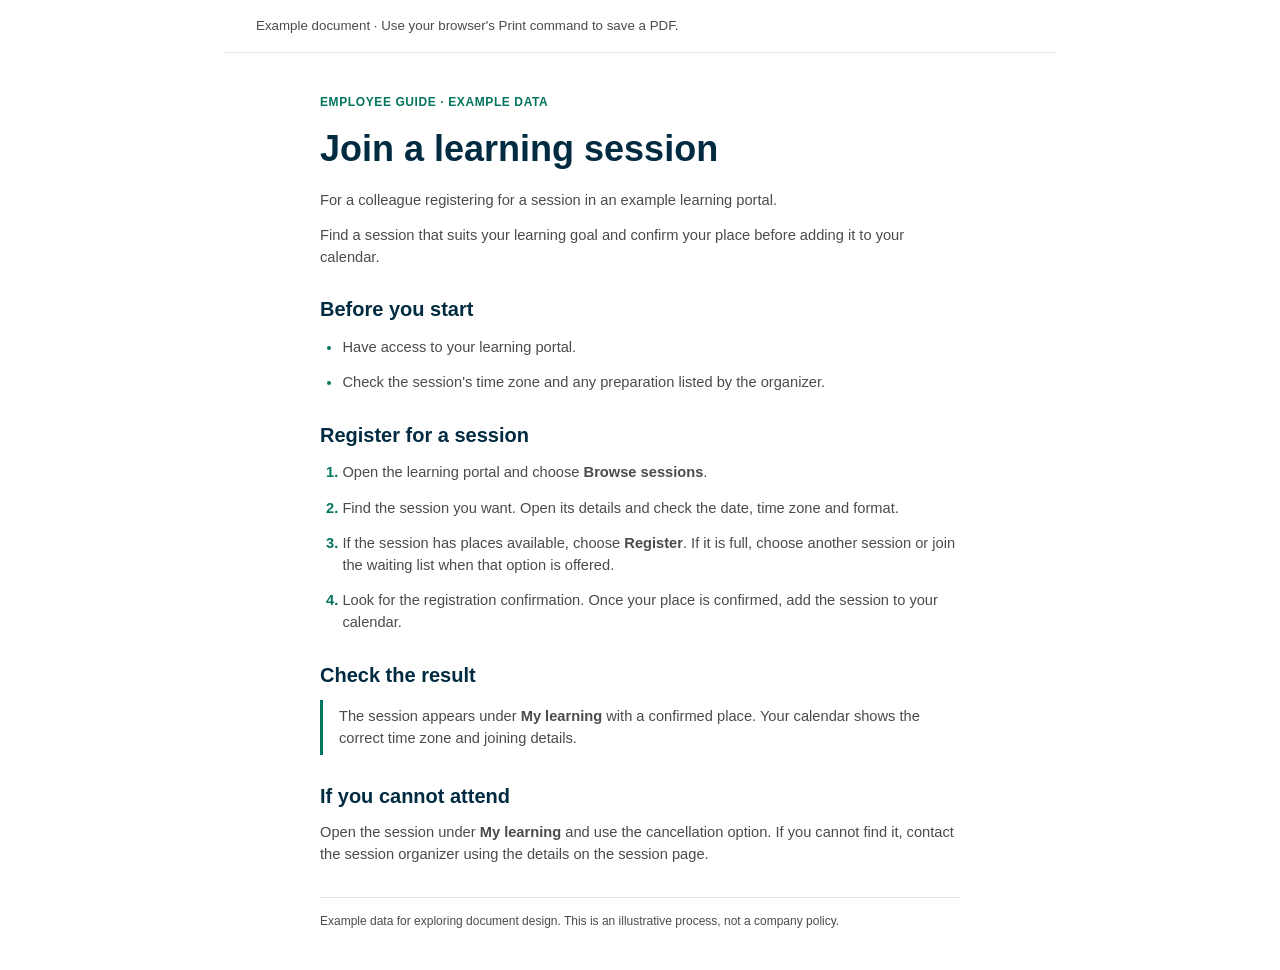
<file: examples/documents/employee-guide.html>
<!doctype html><html lang="en"><head><meta charset="utf-8"><meta name="viewport" content="width=device-width,initial-scale=1"><title>Join a learning session | Example document</title><style>*{box-sizing:border-box}body{margin:0;background:#FFFFFF;color:#4B4B4B;font:11pt/1.5 Arial,sans-serif}.toolbar{max-width:52rem;margin:auto;padding:1rem 2rem;border-bottom:1px solid #DFE6E8;font-size:10pt}a{color:#03755F;text-underline-offset:.2em}main{max-width:46rem;margin:auto;padding:2.5rem 3rem}.eyebrow{font-size:9pt;color:#03755F;font-weight:bold;letter-spacing:.05em;margin:0 0 12pt}h1,h2,h3{color:#002B40;line-height:1.2;break-after:avoid}h1{font-size:27pt;margin:0 0 14pt}h2{font-size:15pt;margin:22pt 0 10pt}p,li{margin:0 0 10pt}ol,ul{padding-left:1.4rem}li::marker{color:#03755F;font-weight:bold}table{border-collapse:collapse;width:100%;margin:0 0 14pt;font-size:10pt}th,td{border-bottom:1px solid #DFE6E8;text-align:left;padding:8pt 6pt;vertical-align:top}th{color:#002B40}tr{break-inside:avoid}.result{border-left:3px solid #03755F;padding:4pt 0 4pt 12pt}footer{margin-top:24pt;border-top:1px solid #DFE6E8;padding-top:10pt;font-size:9pt}@media (max-width:500px){main{padding:1.5rem 1rem}h1{font-size:23pt}.toolbar{padding:1rem}}@media print{@page{size:A4;margin:16mm}.toolbar{display:none}main{max-width:none;padding:0}body{font-size:11pt}a{color:#4B4B4B}}a:focus-visible{outline:3px solid #002B40;outline-offset:4px}@media (prefers-reduced-motion: reduce){*{scroll-behavior:auto}}</style></head><body><nav class="toolbar" aria-label="Example navigation"><span>Example document</span><span> · Use your browser's Print command to save a PDF.</span></nav><main><p class="eyebrow">EMPLOYEE GUIDE · EXAMPLE DATA</p><h1>Join a learning session</h1><p>For a colleague registering for a session in an example learning portal.</p><p>Find a session that suits your learning goal and confirm your place before adding it to your calendar.</p><h2>Before you start</h2><ul><li>Have access to your learning portal.</li><li>Check the session's time zone and any preparation listed by the organizer.</li></ul><h2>Register for a session</h2><ol><li>Open the learning portal and choose <strong>Browse sessions</strong>.</li><li>Find the session you want. Open its details and check the date, time zone and format.</li><li>If the session has places available, choose <strong>Register</strong>. If it is full, choose another session or join the waiting list when that option is offered.</li><li>Look for the registration confirmation. Once your place is confirmed, add the session to your calendar.</li></ol><h2>Check the result</h2><p class="result">The session appears under <strong>My learning</strong> with a confirmed place. Your calendar shows the correct time zone and joining details.</p><h2>If you cannot attend</h2><p>Open the session under <strong>My learning</strong> and use the cancellation option. If you cannot find it, contact the session organizer using the details on the session page.</p><footer>Example data for exploring document design. This is an illustrative process, not a company policy.</footer></main></body></html>
</file>
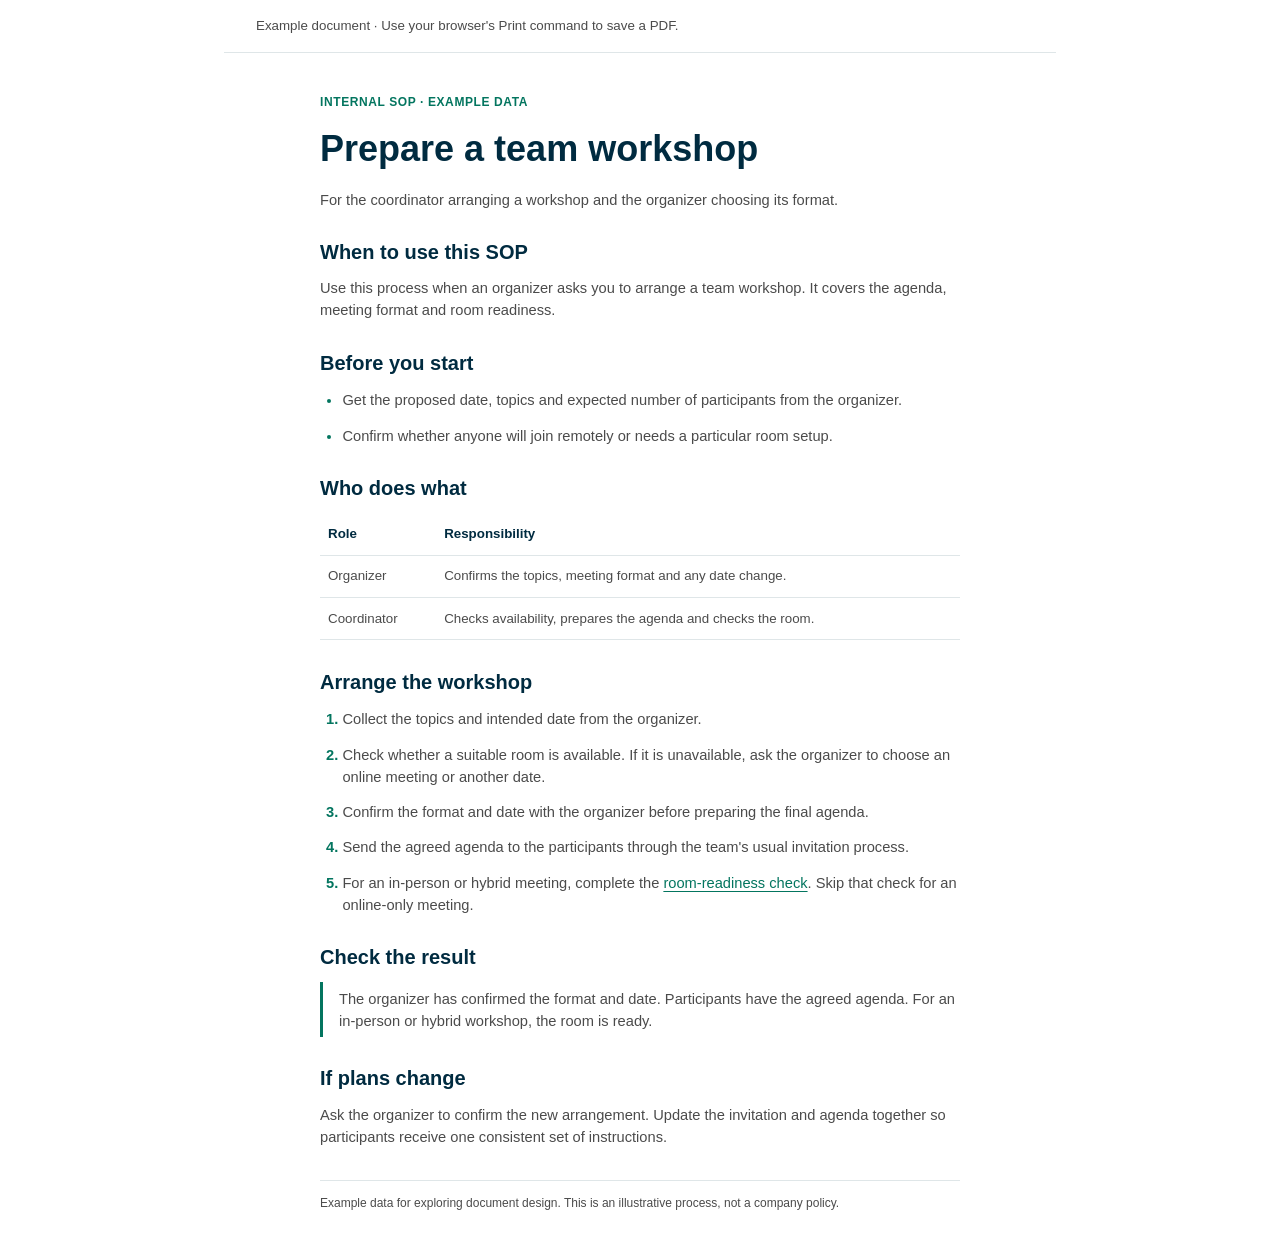
<file: examples/documents/internal-sop.html>
<!doctype html><html lang="en"><head><meta charset="utf-8"><meta name="viewport" content="width=device-width,initial-scale=1"><title>Prepare a team workshop | Example document</title><style>*{box-sizing:border-box}body{margin:0;background:#FFFFFF;color:#4B4B4B;font:11pt/1.5 Arial,sans-serif}.toolbar{max-width:52rem;margin:auto;padding:1rem 2rem;border-bottom:1px solid #DFE6E8;font-size:10pt}a{color:#03755F;text-underline-offset:.2em}main{max-width:46rem;margin:auto;padding:2.5rem 3rem}.eyebrow{font-size:9pt;color:#03755F;font-weight:bold;letter-spacing:.05em;margin:0 0 12pt}h1,h2,h3{color:#002B40;line-height:1.2;break-after:avoid}h1{font-size:27pt;margin:0 0 14pt}h2{font-size:15pt;margin:22pt 0 10pt}p,li{margin:0 0 10pt}ol,ul{padding-left:1.4rem}li::marker{color:#03755F;font-weight:bold}table{border-collapse:collapse;width:100%;margin:0 0 14pt;font-size:10pt}th,td{border-bottom:1px solid #DFE6E8;text-align:left;padding:8pt 6pt;vertical-align:top}th{color:#002B40}tr{break-inside:avoid}.result{border-left:3px solid #03755F;padding:4pt 0 4pt 12pt}footer{margin-top:24pt;border-top:1px solid #DFE6E8;padding-top:10pt;font-size:9pt}@media (max-width:500px){main{padding:1.5rem 1rem}h1{font-size:23pt}.toolbar{padding:1rem}}@media print{@page{size:A4;margin:16mm}.toolbar{display:none}main{max-width:none;padding:0}body{font-size:11pt}a{color:#4B4B4B}}a:focus-visible{outline:3px solid #002B40;outline-offset:4px}@media (prefers-reduced-motion: reduce){*{scroll-behavior:auto}}</style></head><body><nav class="toolbar" aria-label="Example navigation"><span>Example document</span><span> · Use your browser's Print command to save a PDF.</span></nav><main><p class="eyebrow">INTERNAL SOP · EXAMPLE DATA</p><h1>Prepare a team workshop</h1><p>For the coordinator arranging a workshop and the organizer choosing its format.</p><h2>When to use this SOP</h2><p>Use this process when an organizer asks you to arrange a team workshop. It covers the agenda, meeting format and room readiness.</p><h2>Before you start</h2><ul><li>Get the proposed date, topics and expected number of participants from the organizer.</li><li>Confirm whether anyone will join remotely or needs a particular room setup.</li></ul><h2>Who does what</h2><table><thead><tr><th scope="col">Role</th><th scope="col">Responsibility</th></tr></thead><tbody><tr><td>Organizer</td><td>Confirms the topics, meeting format and any date change.</td></tr><tr><td>Coordinator</td><td>Checks availability, prepares the agenda and checks the room.</td></tr></tbody></table><h2>Arrange the workshop</h2><ol><li>Collect the topics and intended date from the organizer.</li><li>Check whether a suitable room is available. If it is unavailable, ask the organizer to choose an online meeting or another date.</li><li>Confirm the format and date with the organizer before preparing the final agenda.</li><li>Send the agreed agenda to the participants through the team's usual invitation process.</li><li>For an in-person or hybrid meeting, complete the <a href="quick-task.html" target="_blank" rel="noopener">room-readiness check</a>. Skip that check for an online-only meeting.</li></ol><h2>Check the result</h2><p class="result">The organizer has confirmed the format and date. Participants have the agreed agenda. For an in-person or hybrid workshop, the room is ready.</p><h2>If plans change</h2><p>Ask the organizer to confirm the new arrangement. Update the invitation and agenda together so participants receive one consistent set of instructions.</p><footer>Example data for exploring document design. This is an illustrative process, not a company policy.</footer></main></body></html>
</file>
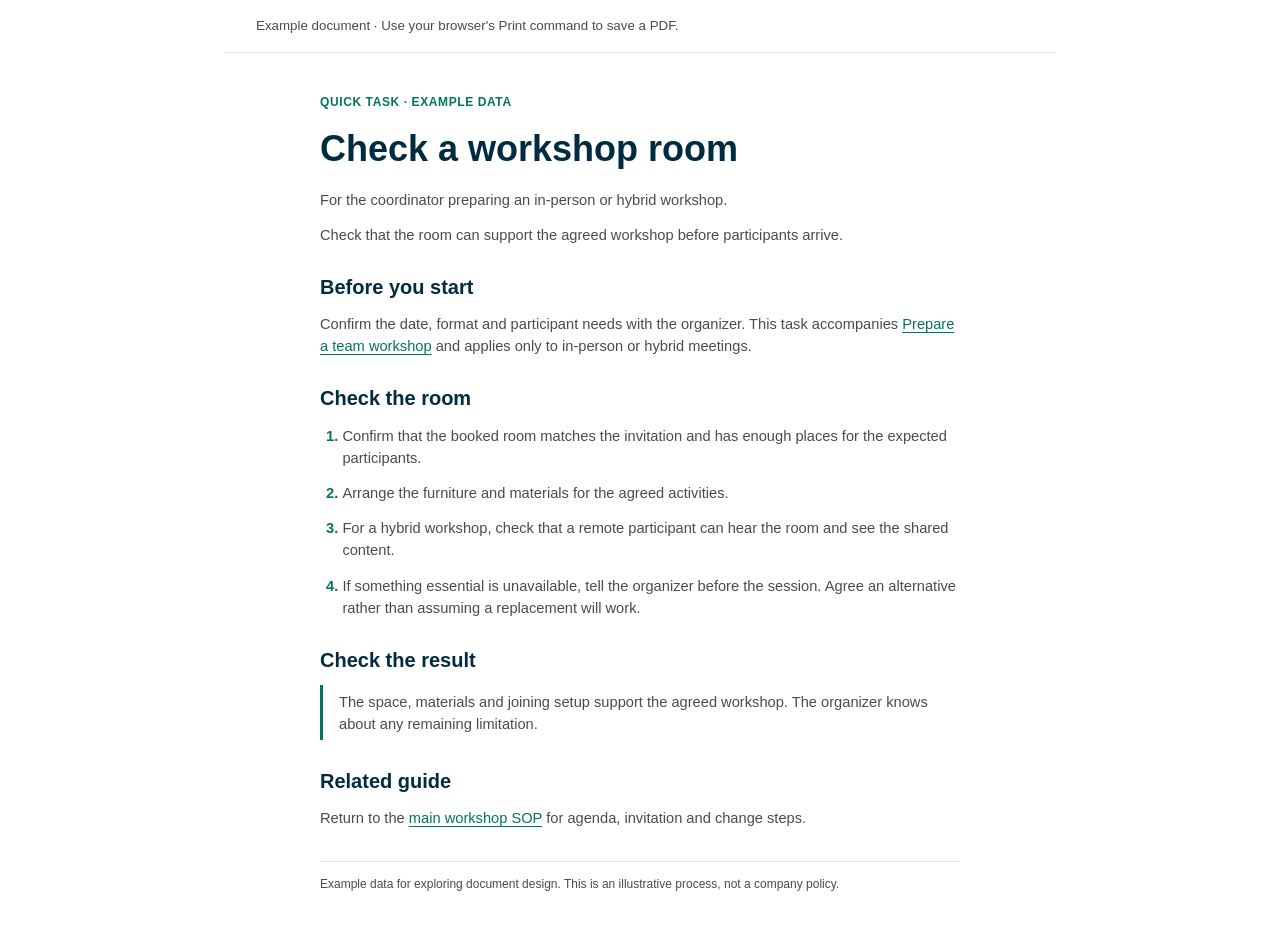
<file: examples/documents/quick-task.html>
<!doctype html><html lang="en"><head><meta charset="utf-8"><meta name="viewport" content="width=device-width,initial-scale=1"><title>Check a workshop room | Example document</title><style>*{box-sizing:border-box}body{margin:0;background:#FFFFFF;color:#4B4B4B;font:11pt/1.5 Arial,sans-serif}.toolbar{max-width:52rem;margin:auto;padding:1rem 2rem;border-bottom:1px solid #DFE6E8;font-size:10pt}a{color:#03755F;text-underline-offset:.2em}main{max-width:46rem;margin:auto;padding:2.5rem 3rem}.eyebrow{font-size:9pt;color:#03755F;font-weight:bold;letter-spacing:.05em;margin:0 0 12pt}h1,h2,h3{color:#002B40;line-height:1.2;break-after:avoid}h1{font-size:27pt;margin:0 0 14pt}h2{font-size:15pt;margin:22pt 0 10pt}p,li{margin:0 0 10pt}ol,ul{padding-left:1.4rem}li::marker{color:#03755F;font-weight:bold}table{border-collapse:collapse;width:100%;margin:0 0 14pt;font-size:10pt}th,td{border-bottom:1px solid #DFE6E8;text-align:left;padding:8pt 6pt;vertical-align:top}th{color:#002B40}tr{break-inside:avoid}.result{border-left:3px solid #03755F;padding:4pt 0 4pt 12pt}footer{margin-top:24pt;border-top:1px solid #DFE6E8;padding-top:10pt;font-size:9pt}@media (max-width:500px){main{padding:1.5rem 1rem}h1{font-size:23pt}.toolbar{padding:1rem}}@media print{@page{size:A4;margin:16mm}.toolbar{display:none}main{max-width:none;padding:0}body{font-size:11pt}a{color:#4B4B4B}}a:focus-visible{outline:3px solid #002B40;outline-offset:4px}@media (prefers-reduced-motion: reduce){*{scroll-behavior:auto}}</style></head><body><nav class="toolbar" aria-label="Example navigation"><span>Example document</span><span> · Use your browser's Print command to save a PDF.</span></nav><main><p class="eyebrow">QUICK TASK · EXAMPLE DATA</p><h1>Check a workshop room</h1><p>For the coordinator preparing an in-person or hybrid workshop.</p><p>Check that the room can support the agreed workshop before participants arrive.</p><h2>Before you start</h2><p>Confirm the date, format and participant needs with the organizer. This task accompanies <a href="internal-sop.html" target="_blank" rel="noopener">Prepare a team workshop</a> and applies only to in-person or hybrid meetings.</p><h2>Check the room</h2><ol><li>Confirm that the booked room matches the invitation and has enough places for the expected participants.</li><li>Arrange the furniture and materials for the agreed activities.</li><li>For a hybrid workshop, check that a remote participant can hear the room and see the shared content.</li><li>If something essential is unavailable, tell the organizer before the session. Agree an alternative rather than assuming a replacement will work.</li></ol><h2>Check the result</h2><p class="result">The space, materials and joining setup support the agreed workshop. The organizer knows about any remaining limitation.</p><h2>Related guide</h2><p>Return to the <a href="internal-sop.html" target="_blank" rel="noopener">main workshop SOP</a> for agenda, invitation and change steps.</p><footer>Example data for exploring document design. This is an illustrative process, not a company policy.</footer></main></body></html>
</file>
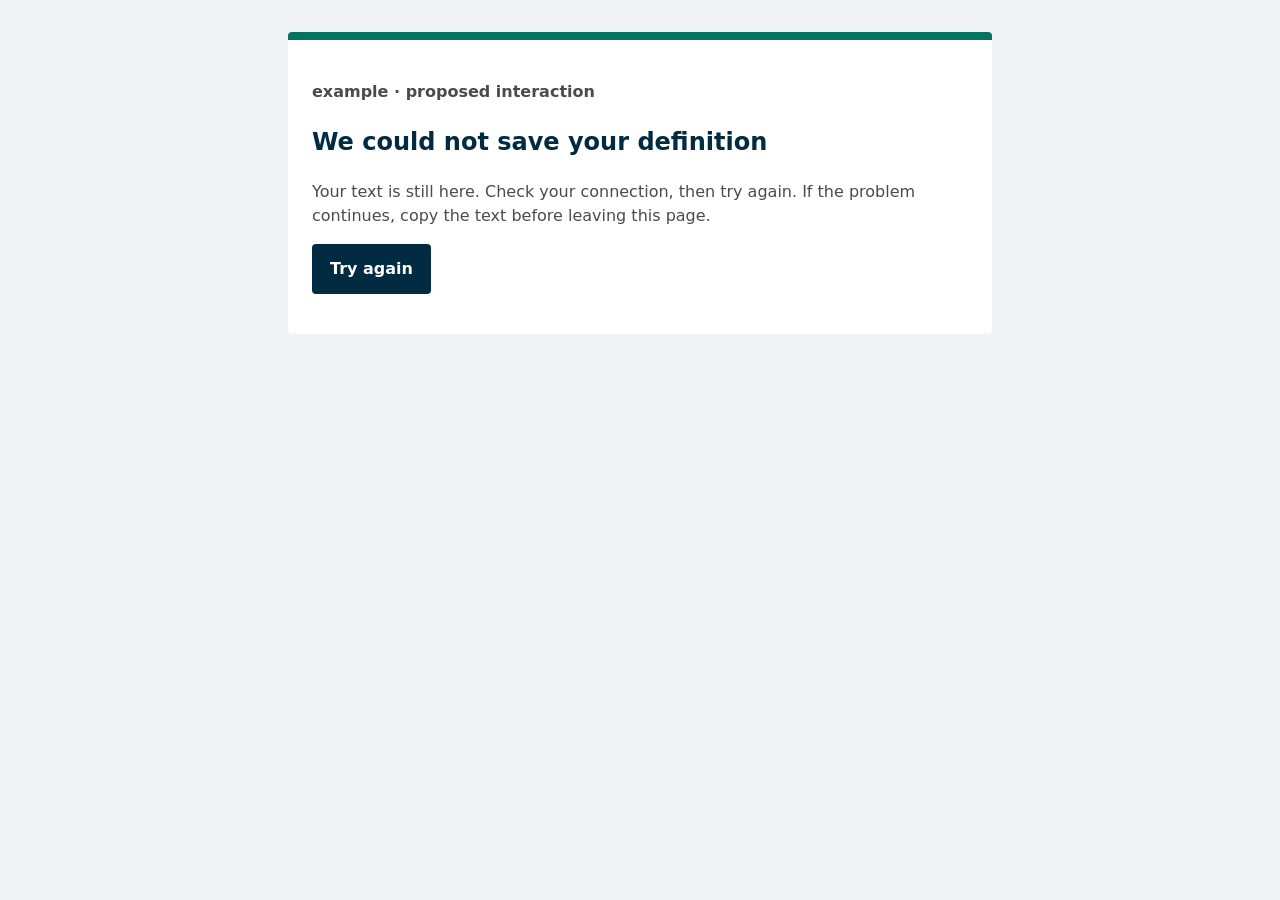
<file: plugins/collibra-design-suite/examples/ui-flow/recovery-flow.html>
<!doctype html>
<html lang="en"><head><meta charset="utf-8"><meta name="viewport" content="width=device-width,initial-scale=1"><title>example recovery flow</title>
<style>:root{--navy:#002B40;--forest:#03755F;--ink:#4B4B4B;--cloud:#F0F2F3;--white:#FFFFFF}*{box-sizing:border-box}body{margin:0;font:16px/1.5 system-ui,-apple-system,"Segoe UI",sans-serif;color:var(--ink);background:var(--cloud)}main{max-width:48rem;margin:auto;padding:2rem}section{background:var(--white);border-top:8px solid var(--forest);border-radius:4px;padding:1.5rem}h1{color:var(--navy)}button{font:inherit;font-weight:700;color:var(--white);background:var(--navy);border:2px solid var(--navy);border-radius:4px;padding:.7rem 1rem}button:hover{background:var(--forest);border-color:var(--forest)}:focus-visible{outline:3px solid var(--navy);outline-offset:3px}@media (max-width:42rem){main{padding:1rem}section{padding:1rem}}@media (prefers-reduced-motion:reduce){*,*::before,*::after{animation:none!important;transition:none!important;scroll-behavior:auto!important}}</style></head>
<body><main><section aria-labelledby="error-title"><p><strong>example · proposed interaction</strong></p><h1 id="error-title">We could not save your definition</h1><p>Your text is still here. Check your connection, then try again. If the problem continues, copy the text before leaving this page.</p><button type="button" id="retry">Try again</button><p id="result" role="status" aria-live="polite"></p></section></main><script>const b=document.getElementById('retry'),r=document.getElementById('result');b.addEventListener('click',()=>{r.textContent='example result: the definition is ready for review.';b.disabled=true;});</script></body></html>
</file>
<file: styles.css>
:root {
  color-scheme: light;
  --navy: var(--token-brand-color-primary-navy, CanvasText);
  --lime: var(--token-brand-color-primary-lime, Highlight);
  --forest: var(--token-brand-color-accent-forest, LinkText);
  --soft-green: var(--token-brand-color-accent-light-forest, ButtonFace);
  --cloud: var(--token-brand-color-neutral-cloud, ButtonFace);
  --pale: var(--token-brand-color-neutral-light-cloud, Canvas);
  --white: var(--token-brand-color-neutral-white, Canvas);
  --ink: var(--token-brand-color-neutral-charcoal, CanvasText);
  --radius: var(--token-brand-radius-scale, 0.25rem);
  --font-display: system-ui, sans-serif;
  --font-mono: ui-monospace, monospace;
}
* { box-sizing: border-box; }
[hidden] { display: none !important; }
body { margin: 0; min-width: min(20rem, 100%); color: var(--ink); background: var(--white); font: 1rem/1.6 var(--font-display); }
button, input, select, textarea { font: inherit; }
button, a, input, select, summary, textarea { -webkit-tap-highlight-color: transparent; }
a { color: var(--forest); text-underline-offset: 0.2em; }
button { cursor: pointer; }
a:focus-visible, button:focus-visible, input:focus-visible, select:focus-visible, textarea:focus-visible, summary:focus-visible { outline: 3px solid var(--navy); outline-offset: 4px; }
.mini-slide :focus-visible, .section--dark .text-button:focus-visible { outline-color: var(--lime); }
.skip-link { position: fixed; z-index: 20; padding: .6rem 1rem; background: var(--white); top: 1rem; left: 1rem; transform: translateY(-200%); }
.skip-link:focus { transform: none; }
.sr-only { position: absolute; width: 1px; height: 1px; overflow: hidden; clip-path: inset(50%); }
h1,h2,h3,h4 { color: var(--navy); line-height: 1.15; font-weight: 650; letter-spacing: -.025em; }
h1 { font-size: clamp(2.4rem, 5vw, 4.3rem); margin: .8rem 0 1.3rem; }
h2 { font-size: clamp(1.65rem, 3vw, 2.3rem); margin: 0 0 1rem; }
h3 { font-size: 1.35rem; } h4 { font-size: 1.05rem; }
p { margin: 0 0 1rem; } code { font-size: .85em; overflow-wrap: anywhere; }
.site-header { border-bottom: 1px solid var(--cloud); background: var(--white); }
.header-inner { max-width: 82rem; margin: auto; padding: 1.3rem 2.5rem; display: flex; align-items: center; justify-content: space-between; gap: 2rem; }
.wordmark { color: var(--navy); text-decoration: none; font-size: 1.3rem; font-weight: 750; white-space: nowrap; }
.wordmark span { font-size: .9rem; font-weight: 500; }
.site-nav { display: flex; align-items: center; gap: 1.4rem; font-size: .85rem; }
.site-nav a { white-space: nowrap; color: var(--ink); text-decoration: none; padding: .5rem 0; }
.site-nav a[aria-current="page"] { color: var(--navy); box-shadow: 0 3px var(--lime); font-weight: 650; }
.site-nav .nav-start[aria-current="page"] { color: var(--white); }
.site-nav .nav-start { background: var(--navy); color: var(--white); padding: .7rem 1rem; border-radius: var(--radius); }
main, .site-footer { width: min(100% - 5rem, 77rem); margin: auto; }
.page { padding-bottom: 3rem; }
.load-status { margin-top: 1rem; font-size: .9rem; }
.hero { display: grid; grid-template-columns: 1fr 1fr; align-items: center; gap: 5rem; padding: 5rem 0; }
.hero h1 { font-size: clamp(3.7rem, 6vw, 5.8rem); line-height: 1.04; letter-spacing: -.055em; }
.hero-copy > p { max-width: 31rem; }
.eyebrow { font-size: .7rem; font-family: var(--font-mono); letter-spacing: .09em; font-weight: 600; color: var(--forest); margin: 0 0 1rem; }
.lede { font-size: 1.2rem; line-height: 1.55; max-width: 45rem; color: var(--navy); }
.actions { display: flex; align-items: center; flex-wrap: wrap; gap: 1.4rem; margin-top: 1.8rem; }
.button { display: inline-flex; align-items: center; justify-content: center; gap: 1.2rem; padding: .85rem 1.2rem; min-height: 44px; border: 1px solid transparent; border-radius: var(--radius); text-decoration: none; font-size: .9rem; font-weight: 650; }
.primary { color: var(--navy); background: var(--lime); }
.primary:hover { background: var(--soft-green); }
.secondary { background: var(--white); border-color: var(--navy); color: var(--navy); }
.text-button { font-size: .9rem; font-weight: 600; }
.hero-preview { text-decoration: none; color: var(--navy); background: var(--pale); padding: 1.4rem; border-radius: var(--radius); }
.hero-preview:hover { box-shadow: 0 0 0 2px var(--forest); }
.preview-caption { display: flex; justify-content: space-between; font: .65rem var(--font-mono); letter-spacing: .06em; margin: 0 0 1.4rem; }
.mini-slide { padding: 2rem; background: var(--navy); border-radius: var(--radius); color: var(--cloud); aspect-ratio: 1.55; display: flex; flex-direction: column; justify-content: center; }
.mini-slide .eyebrow { color: var(--lime); font-size: .6rem; }
.mini-slide h2 { color: var(--white); font-size: clamp(1.6rem, 2.6vw, 2.5rem); }
.mini-flow { display: flex; align-items: center; gap: .6rem; font-size: .7rem; margin: 1rem 0; }
.mini-flow span { padding: .55rem; border: 1px solid var(--soft-green); }
.mini-slide > p:last-child { font-size: .7rem; margin: 1rem 0 0; }
.preview-note { font-size: .85rem; margin: 1.2rem 0 0; }
.section-heading, .example-heading { display: flex; gap: 2rem; align-items: end; justify-content: space-between; margin: 1.5rem 0 2rem; }
.section-heading p { font-size: .95rem; }
.section-heading .eyebrow { font-size: .7rem; }
.task-cards { display: grid; grid-template-columns: repeat(5, 1fr); gap: 1rem; }
.task-card { color: var(--navy); text-decoration: none; border: 1px solid var(--cloud); border-radius: var(--radius); padding: 1.3rem; display: flex; flex-direction: column; }
.task-card:hover { border-color: var(--forest); background: var(--pale); }
.task-card h3 { margin: 1.2rem 0 .7rem; font-size: 1.1rem; }
.task-card p { font-size: .85rem; color: var(--ink); flex-grow: 1; }
.task-card .task-action { font-size: .8rem; font-weight: 600; margin: .5rem 0 0; }
.task-art { height: 4.6rem; display: flex; align-items: center; justify-content: center; gap: .45rem; background: var(--pale); border-radius: var(--radius); }
.task-art span { display: block; width: 2rem; height: 2.8rem; background: var(--white); border: 1px solid var(--cloud); border-top: .45rem solid var(--forest); }
.task-art--deck span { width: 3.6rem; height: 2.4rem; background: var(--navy); border-top-color: var(--lime); }
.task-art--speech span { height: 1rem; border: 0; background: var(--forest); width: .35rem; }
.task-art--speech span:nth-child(2) { height: 2.5rem; } .task-art--speech span:nth-child(3) { height: 1.7rem; }
.task-art--message span { width: 4rem; height: 2rem; border-radius: var(--radius); border-top-color: var(--lime); }
.task-art--dashboard span { height: 1.5rem; background: var(--forest); width: .8rem; border: 0; align-self: end; margin-bottom: 1rem; }
.task-art--dashboard span:nth-child(2) { height: 2.5rem; } .task-art--dashboard span:nth-child(3) { height: 1rem; }
.why-strip { margin: 5rem 0; border-top: 1px solid var(--cloud); padding: 2.5rem 0 0; }
.why-strip > div { display: grid; grid-template-columns: repeat(3, 1fr); gap: 3rem; margin-top: 2rem; font-size: .95rem; }
.why-strip strong { color: var(--navy); }
.next-strip { background: var(--pale); padding: 2.5rem; display: flex; align-items: center; justify-content: space-between; gap: 3rem; border-radius: var(--radius); margin: 3rem 0 0; }
.next-strip > div { max-width: 44rem; }
.next-strip p:last-child { margin-bottom: 0; }
.next-strip .button { flex-shrink: 0; }
.page-heading { padding: 3.5rem 0 1.5rem; }
.choice-nav { display: flex; flex-wrap: wrap; gap: .5rem; padding-bottom: 1.6rem; border-bottom: 1px solid var(--cloud); margin-bottom: 2rem; }
.choice-nav a { padding: .65rem 1.05rem; border-radius: var(--radius); text-decoration: none; background: var(--pale); color: var(--navy); font-size: .9rem; }
.choice-nav a[aria-current="page"] { background: var(--navy); color: var(--white); }
.choice-nav a[aria-current="page"]:focus-visible { outline-offset: 4px; }
.sample-label, .caption { font-size: .8rem; color: var(--ink); }
.sample-label { max-width: 15rem; }
.example-controls { display: flex; gap: 3rem; flex-wrap: wrap; margin-bottom: 1.5rem; }
label { display: block; font-size: .9rem; font-weight: 600; color: var(--navy); }
input[type="search"], select, textarea { width: 100%; min-height: 44px; background: var(--white); color: var(--navy); border: 1px solid var(--ink); border-radius: var(--radius); padding: .7rem; margin-top: .4rem; }
select { max-width: 23rem; }
fieldset { border: 0; padding: 0; margin: 0; display: flex; align-items: center; gap: 1.2rem; }
legend { font-size: .9rem; color: var(--navy); font-weight: 600; margin-bottom: 1rem; }
fieldset label { font-weight: 400; display: flex; align-items: center; gap: .4rem; min-height: 44px; }
input[type="radio"] { accent-color: var(--forest); }
.example-layout { display: grid; grid-template-columns: 1.8fr 1fr; gap: 2.5rem; align-items: start; }
.example-preview { padding: 2rem; background: var(--pale); min-height: 25rem; border-radius: var(--radius); }
.mini-slide, .sample-slide, .sample-document { font-family: Arial, sans-serif; }
.example-preview .sample-slide { background: var(--navy); color: var(--cloud); padding: 2.3rem; min-height: 23rem; display: flex; flex-direction: column; justify-content: center; }
.sample-slide h3 { color: var(--white); font-size: clamp(1.8rem, 3vw, 2.9rem); max-width: 34rem; }
.sample-slide .eyebrow { color: var(--lime); }
.sample-slide .sequence { display: flex; flex-wrap: wrap; gap: .7rem; margin: 1.5rem 0; }
.sequence span { padding: .7rem; border: 1px solid var(--soft-green); font-size: .85rem; }
.sample-document, .sample-speech, .sample-message, .sample-dashboard { padding: 2rem; background: var(--white); border-top: .35rem solid var(--forest); }
.sample-document h3, .sample-speech h3, .sample-message h3, .sample-dashboard h3 { font-size: 1.8rem; margin-top: 0; }
.sample-document h4 { margin-bottom: .5rem; }
.sample-speech p { font-size: 1.1rem; max-width: 38rem; }
.delivery-cue { display: block; color: var(--forest); font: .75rem var(--font-mono); margin-bottom: .6rem; }
.rough-draft { padding: 2rem; background: var(--white); border: 1px solid var(--cloud); min-height: 22rem; }
.rough-draft h3 { font-size: 1.3rem; }
.lesson-panel { padding: .8rem 0; }
.lesson-panel h3 { margin-top: 0; }
.lesson-panel ol { padding-left: 1.4rem; font-size: .95rem; }
.lesson-panel li { margin-bottom: .9rem; }
.guide-links { display: flex; gap: .65rem; flex-direction: column; font-size: .85rem; }
.prompt-panel { display: grid; grid-template-columns: 1fr 1.3fr; gap: 3rem; padding: 2.5rem; background: var(--pale); margin-top: 2rem; border-radius: var(--radius); }
textarea { resize: vertical; min-height: 13rem; font-size: .9rem; font-weight: 400; }
.prompt-panel .actions { margin-top: 1rem; }
.prompt-panel .caption { margin: 1rem 0 0; }
.metric-row { display: grid; grid-template-columns: repeat(3, 1fr); gap: 1rem; padding: 1.5rem 0; }
.metric { padding: 1rem; background: var(--pale); font-size: .8rem; }
.metric strong { display: block; font-size: 1.8rem; color: var(--navy); }
.bar-row { display: grid; grid-template-columns: 7rem 1fr 3rem; gap: .8rem; align-items: center; font-size: .85rem; margin: .8rem 0; }
.bar-track { background: var(--pale); height: .75rem; } .bar-fill { background: var(--forest); height: 100%; }
.brand-layout { display: grid; grid-template-columns: 1.2fr 1fr; gap: 3rem; }
.brand-demo { background: var(--pale); padding: 2rem; border-radius: var(--radius); }
.swatch-grid { display: grid; grid-template-columns: repeat(2, 1fr); gap: .8rem; margin-bottom: 1.5rem; }
.swatch { padding: 1.2rem; min-height: 6.5rem; border-radius: var(--radius); border: 1px solid var(--cloud); color: var(--white); background: var(--navy); }
.swatch--light { color: var(--navy); }
.swatch strong, .swatch code { display: block; } .swatch code { font-size: .75rem; }
.brand-boundary { padding: 1.5rem 2rem; background: var(--pale); margin-top: 2.5rem; border-left: .3rem solid var(--forest); }
.type-example { background: var(--white); padding: 2rem; border-top: .3rem solid var(--lime); font-family: Arial, sans-serif; }
.voice-example { padding: 1.7rem; background: var(--white); margin-top: 1rem; }
.voice-example blockquote { margin: 0; font-size: 1.1rem; color: var(--navy); }
.pillar-list { padding-left: 1.2rem; } .pillar-list li { margin-bottom: .9rem; }
.contrast-example { padding: 1.6rem; background: var(--navy); color: var(--white); margin-top: 1.5rem; }
.contrast-example h3 { color: var(--white); }
.catalog-toolbar { display: grid; grid-template-columns: 2fr 1fr; gap: 1.5rem; }
.catalog-toolbar select { max-width: none; }
.explorer-layout { display: grid; grid-template-columns: 1.5fr 1fr; gap: 2rem; align-items: start; }
.catalog-grid { display: grid; grid-template-columns: 1fr 1fr; gap: 1rem; }
.catalog-card { border: 1px solid var(--cloud); padding: 1.5rem; border-radius: var(--radius); display: flex; flex-direction: column; }
.catalog-card--selected { border-color: var(--forest); background: var(--pale); }
.catalog-card h3 { margin: .75rem 0; font-size: 1.2rem; }
.catalog-card p { font-size: .9rem; flex-grow: 1; }
.catalog-card__topline { display: flex; align-items: center; justify-content: space-between; gap: .5rem; }
.catalog-card__area { font-size: .7rem; color: var(--forest); }
.status-pill { font-size: .65rem; padding: .15rem .35rem; border: 1px solid var(--cloud); white-space: nowrap; }
.card-link { border: 0; padding: .6rem 0; background: transparent; text-align: left; text-decoration: underline; color: var(--forest); font-size: .85rem; font-weight: 600; }
.detail-panel { position: sticky; top: 1rem; border: 1px solid var(--cloud); padding: 1.8rem; background: var(--pale); border-radius: var(--radius); max-height: calc(100vh - 7rem); overflow-y: auto; }
.detail-panel:focus { outline: 2px solid var(--navy); outline-offset: 3px; }
.detail-panel h3 { margin: .75rem 0 1rem; font-size: 1.6rem; }
.detail-panel h4 { margin-bottom: .6rem; }
.detail-panel p, .detail-panel li { font-size: .9rem; }
.detail-panel__source, .detail-panel__id { overflow-wrap: anywhere; font-size: .75rem !important; }
.detail-panel__more { margin-top: 1rem; }
details { border-top: 1px solid var(--cloud); padding: 1rem 0; }
details p:first-of-type { margin-top: 1rem; } summary { cursor: pointer; font-weight: 600; color: var(--navy); }
.maturity-panel { margin: 2rem 0 0; font-size: .9rem; }
.catalog-pagination { display: flex; gap: .4rem; flex-wrap: wrap; }
.catalog-pagination__pages { display: flex; gap: .4rem; }
.catalog-pagination__button { min-width: 2.6rem; min-height: 44px; border: 1px solid var(--cloud); background: var(--white); color: var(--navy); padding: .4rem .7rem; border-radius: var(--radius); font-size: .85rem; }
.catalog-pagination__button[aria-current="page"] { background: var(--navy); color: var(--white); }
.catalog-pagination__button:disabled { cursor: default; color: var(--ink); background: var(--pale); }
.catalog-pagination__ellipsis { padding: .4rem; }
.start-layout { display: grid; grid-template-columns: 1.5fr 1fr; gap: 4rem; margin-bottom: 3rem; }
.install-steps { padding-left: 1.5rem; }
.install-steps li { padding-left: .5rem; margin: 1.5rem 0; }
.install-steps strong, .install-steps span, .install-steps code { display: block; }
.install-steps strong { color: var(--navy); } .install-steps code { padding: .8rem; background: var(--pale); margin: .6rem 0; }
.start-note { background: var(--pale); padding: 2rem; border-radius: var(--radius); }
hr { border: 0; border-top: 1px solid var(--cloud); margin: 2rem 0; }
.skill-cards { display: grid; grid-template-columns: repeat(3, 1fr); gap: 1rem; margin: 1.5rem 0 3rem; }
.skill-card { border: 1px solid var(--cloud); padding: 1.5rem; border-radius: var(--radius); }
.skill-card h3 { margin-top: .6rem; } .skill-card p { font-size: .9rem; }
.skill-card code { color: var(--forest); }
.site-footer { border-top: 1px solid var(--cloud); padding: 2rem 0; font-size: .85rem; }
.site-footer > p:first-child { color: var(--navy); font-weight: 600; }
.site-footer span { font-weight: 400; }
.site-footer > div { display: flex; flex-wrap: wrap; gap: 2rem; margin-bottom: 1.5rem; }
.noscript-message { padding: 2rem; border: 1px solid; }
.privacy-note { padding: 1rem 1.3rem; background: var(--pale); border-left: .3rem solid var(--forest); }
.builder-start { margin: 1rem 0; }
.builder-layout, .playground-layout { display: grid; grid-template-columns: 1fr 1fr; gap: 3rem; align-items: start; margin: 2rem 0; }
.builder-layout > *, .playground-layout > * { min-width: 0; }
.builder-layout label { margin-bottom: 1rem; }
.builder-layout input:not([type="file"]), .speech-tools input { width: 100%; min-height: 44px; padding: .7rem; margin-top: .4rem; border: 1px solid var(--ink); border-radius: var(--radius); background: var(--white); color: var(--navy); }
.builder-layout textarea, .speech-tools textarea { min-height: 5rem; }
.builder-layout select { max-width: none; }
.builder-layout fieldset { display: block; margin: 1.5rem 0; }
.builder-layout fieldset label { display: block; font-weight: 600; }
.builder-layout legend { margin-bottom: .6rem; }
.builder-layout .caption { font-weight: 400; }
.builder-output { background: var(--pale); padding: 1.5rem; border-radius: var(--radius); }
.builder-output .actions { gap: .7rem; margin: 1rem 0; }
.builder-output details { margin-top: 1.5rem; }
#brief-prompt { min-height: 22rem; }
.brief-fact { border: 1px solid var(--cloud); padding: 1rem; margin-bottom: 1rem; border-radius: var(--radius); }
.brief-fact .text-button { min-height: 44px; background: var(--white); border: 1px solid var(--forest); color: var(--forest); padding: .5rem .7rem; border-radius: var(--radius); }
.form-error { border: 2px solid var(--navy); padding: 1rem; color: var(--navy); }
.form-error:focus { outline: 3px solid var(--forest); outline-offset: 3px; }
.evidence-fact { border-top: 1px solid var(--cloud); padding: 1rem 0; }
.evidence-fact p { margin-top: .5rem; overflow-wrap: anywhere; }
#brief-evidence-content p { overflow-wrap: anywhere; }
input[type="file"] { display: block; width: 100%; max-width: 100%; min-height: 44px; margin-top: .5rem; font-size: .85rem; }
.speech-tools { border-top: 1px solid var(--cloud); padding-top: 2rem; margin-top: 3rem; }
.speech-tools > p { max-width: 50rem; }
.speech-tools input { max-width: 12rem; display: block; margin-bottom: 1rem; }
.state-choices { display: flex; flex-wrap: wrap; gap: 1rem; }
.playground-demo { border: 1px solid var(--cloud); padding: 2rem; background: var(--pale); border-radius: var(--radius); }
.play-task { overflow-wrap: anywhere; background: var(--white); padding: 1.2rem; border-left: .3rem solid var(--forest); }
.playground-demo progress { display: block; width: 100%; accent-color: var(--forest); margin: 1.5rem 0; }
@media (max-width: 1100px) {
  .header-inner { flex-direction: column; align-items: start; gap: .7rem; }
  .hero { gap: 2rem; padding: 3rem 0; }
  .task-cards { grid-template-columns: repeat(3, 1fr); }
  .mini-slide { padding: 1.4rem; }
}
@media (max-width: 760px) {
  main, .site-footer { width: calc(100% - 2rem); }
  .header-inner { padding: 1rem; }
  .site-nav { max-width: 100%; overflow-x: auto; gap: 1.1rem; padding-bottom: .3rem; }
  .site-nav .nav-start { padding: .5rem .8rem; }
  .hero, .example-layout, .prompt-panel, .brand-layout, .start-layout, .explorer-layout { grid-template-columns: 1fr; gap: 1.5rem; }
  .builder-layout, .playground-layout { grid-template-columns: 1fr; gap: 1.5rem; }
  .builder-output, .playground-demo { padding: 1.2rem; }
  .hero h1 { font-size: 3.5rem; }
  .hero { padding-top: 2.5rem; }
  .mini-slide h2 { font-size: 2.3rem; }
  .section-heading, .example-heading, .next-strip { align-items: start; flex-direction: column; gap: 1rem; }
  .task-cards, .skill-cards { grid-template-columns: 1fr 1fr; }
  .why-strip { margin: 3rem 0; }
  .why-strip > div { grid-template-columns: 1fr; gap: .5rem; }
  .page-heading { padding-top: 2rem; }
  .prompt-panel, .next-strip { padding: 1.5rem; }
  .example-preview { padding: 1rem; min-height: 0; }
  .example-preview .sample-slide { padding: 1.5rem; }
  .detail-panel { position: static; max-height: none; }
  .catalog-toolbar { grid-template-columns: 1fr; gap: .8rem; }
  .catalog-grid { grid-template-columns: 1fr; }
  .metric-row { gap: .4rem; } .metric { padding: .6rem; }
  .bar-row { grid-template-columns: 5.5rem 1fr 2.5rem; }
}
@media (max-width: 400px) {
  .task-cards, .skill-cards { grid-template-columns: 1fr; }
  .mini-flow { flex-wrap: wrap; }
  .metric-row { grid-template-columns: 1fr; }
  .example-controls fieldset { flex-wrap: wrap; }
}
@media (prefers-reduced-motion: reduce) {
  *, *::before, *::after { scroll-behavior: auto !important; animation: none !important; transition: none !important; }
}

/* Document-first layout. Values here are composition choices for this site. */
.site-nav { flex-wrap: wrap; justify-content: flex-end; gap: .5rem 1.25rem; }
.site-nav a { min-height: 44px; display: inline-flex; align-items: center; }
.hero { align-items: start; gap: 4rem; padding: 3.5rem 0; }
.hero h1 { font-size: clamp(2.8rem, 5vw, 4.5rem); line-height: 1.08; }
.hero .actions { gap: .8rem; }
.access-note { font-size: .85rem; color: var(--ink); margin-top: 1.5rem; max-width: 42rem; }
.document-teaser { padding: 1.3rem; display: block; }
.teaser-paper { background: var(--white); border: 1px solid var(--cloud); padding: 2rem; font-family: Arial,sans-serif; }
.teaser-paper h2 { font-size: 2rem; margin: .8rem 0 1rem; }
.teaser-paper h3 { font-size: 1rem; margin: 1.4rem 0 .5rem; }
.teaser-paper p, .teaser-paper li { font-size: .85rem; }
.teaser-paper ol { padding-left: 1.2rem; margin: .5rem 0 1rem; }
.teaser-result { border-left: 3px solid var(--forest); padding-left: .8rem; margin-bottom: 0; }
.getting-started { list-style: none; display: grid; grid-template-columns: repeat(3,1fr); gap: 2rem; padding: 1.8rem 0; margin: 0 0 3rem; border-top: 1px solid var(--cloud); border-bottom: 1px solid var(--cloud); }
.getting-started li { display: flex; gap: 1rem; }
.getting-started span { color: var(--forest); font-family: var(--font-mono); font-size: .8rem; }
.getting-started h2 { font-size: 1.15rem; margin: 0 0 .5rem; }
.getting-started p { font-size: .9rem; margin: 0; }
.document-layout { display: grid; grid-template-columns: minmax(0,1.8fr) minmax(0,1fr); gap: 2.5rem; align-items: start; }
.document-reader { border: 1px solid var(--cloud); background: var(--pale); padding: 1rem; }
.document-reader-bar { display: flex; gap: 1rem; align-items: center; justify-content: space-between; font-size: .8rem; margin: 0 0 1rem; }
.document-reader iframe { display: block; width: 100%; height: 56rem; border: 1px solid var(--cloud); background: var(--white); }
.document-reader > .caption { margin: .8rem 0 0; }
.document-context h2 { font-size: 1.8rem; margin-top: 0; }
.document-context h3 { font-size: 1.1rem; margin-top: 1.8rem; }
.document-context ul { padding-left: 1.2rem; }
.document-context li { margin-bottom: .8rem; }
.document-prompt { margin-top: 2rem; padding-top: 1.5rem; border-top: 1px solid var(--cloud); }
.document-prompt textarea { min-height: 18rem; }
.document-prompt .button { margin-top: 1rem; }
.setup-steps { list-style: none; display: grid; grid-template-columns: repeat(3,minmax(0,1fr)); padding: 0; margin: 1rem 0 2.5rem; gap: 2rem; counter-reset: setup; }
.setup-steps > li { padding-top: 1.5rem; border-top: 3px solid var(--forest); }
.setup-steps h2 { font-size: 1.5rem; min-height: 0; }
.setup-downloads { display: flex; flex-direction: column; gap: .65rem; align-items: stretch; margin: 1.4rem 0; }
.setup-example { background: var(--pale); padding: 1rem; border-left: 3px solid var(--forest); }
.setup-help { padding: 1.5rem 0; border-top: 1px solid var(--cloud); }
.setup-help h2 { font-size: 1.5rem; }
.setup-help > p { max-width: 58rem; }
.skill-disclosure { margin: 1.5rem 0; }
.skill-disclosure .skill-cards { margin-top: 1.5rem; }
@media(max-width:1100px) { .hero { gap: 2rem; } .site-nav { justify-content: flex-start; } }
@media(max-width:760px) {
 .site-nav { overflow: visible; flex-wrap: wrap; gap: .25rem 1rem; padding: 0; }
 .hero { grid-template-columns: minmax(0,1fr); padding: 2.5rem 0; gap: 2rem; }
 .hero h1 { font-size: clamp(2.8rem,10vw,3.8rem); }
 .hero .actions > .button { flex: 1 1 auto; }
 .teaser-paper { padding: 1.5rem; }
 .getting-started, .setup-steps, .document-layout { grid-template-columns: minmax(0,1fr); }
 .getting-started { gap: 1.5rem; }
 .setup-steps { gap: 1.6rem; }
 .setup-steps h2 { min-height: 0; }
 .document-reader { padding: .65rem; }
 .document-reader-bar { flex-wrap: wrap; }
 .document-reader iframe { height: 42rem; }
 .document-context { padding-top: .5rem; }
}

/* The showcase changes only on request, including with reduced motion. */
.showcase { min-width: 0; }
.showcase:hover { box-shadow: none; }
.showcase-panels { min-width: 0; }
.showcase-panel { min-width: 0; }
.showcase-art { height: 22rem; min-height: 0; }
.showcase-slide { background: var(--navy); color: var(--white); padding: 1.5rem; min-height: 17rem; display: flex; flex-direction: column; justify-content: center; }
.showcase-slide .eyebrow { color: var(--lime); }
.showcase-slide h2 { color: var(--white); font-size: clamp(1.8rem,2.6vw,2.5rem); line-height: 1.15; }
.showcase-slide > p:last-child { font-size: .85rem; }
.showcase-flow { display: flex; flex-wrap: wrap; gap: .5rem; margin: 1rem 0; }
.showcase-flow span { border: 1px solid var(--soft-green); padding: .5rem; font-size: .8rem; }
.showcase-slide-strip { display: grid; grid-template-columns: repeat(3,1fr); gap: .5rem; margin-top: .7rem; }
.showcase-slide-strip span { background: var(--white); border-top: 3px solid var(--forest); padding: .8rem .5rem; font-size: .75rem; }
.showcase-choices { display: flex; flex-wrap: wrap; gap: .35rem; padding-top: .75rem; margin-top: .75rem; border-top: 1px solid var(--cloud); }
.showcase-choices button { flex: 1 1 auto; min-height: 44px; background: var(--white); color: var(--navy); border: 1px solid var(--cloud); border-radius: var(--radius); padding: .6rem; font-size: .8rem; cursor: pointer; }
.showcase-choices button[aria-pressed="true"] { background: var(--navy); border-color: var(--navy); color: var(--white); font-weight: 650; }

.speech-change { background: var(--white); border: 1px solid var(--cloud); padding: 1.8rem; }
.speech-change > div > p:last-child { font-size: .9rem; color: var(--ink); line-height: 1.6; }
.speech-after { border-top: 1px solid var(--cloud); padding-top: 1.5rem; margin-top: 1.5rem; }
.speech-after h2 { font-size: clamp(1.7rem,2.3vw,2rem); line-height: 1.3; }
.showcase-dashboard { padding: 1.25rem; background: var(--white); border: 1px solid var(--cloud); }
.showcase-dashboard h2 { font-size: 2rem; }
.showcase-dashboard > p { font-size: .85rem; }
.showcase-bars { margin: 1.1rem 0; }
.showcase-bars > div { margin-bottom: .75rem; }
.showcase-bars dt { font-size: .85rem; margin-bottom: .4rem; }
.showcase-bars dd { display: grid; grid-template-columns: minmax(0,1fr) 2rem; align-items: center; gap: .75rem; margin: 0; }
.showcase-bars dd span { height: .75rem; width: var(--bar-size); background: var(--forest); }
.showcase-bars dd strong { min-width: 1.5rem; font-size: .95rem; }
@media(max-width:760px) {
 .showcase-art { height: auto; min-height: 0; }
 .showcase-slide, .speech-change, .showcase-dashboard { padding: 1.25rem; }
 .showcase-slide { min-height: 0; }

 .showcase-slide-strip { gap: .3rem; }
}

.showcase .teaser-paper { padding: 1.25rem; }
.showcase .teaser-paper h2 { font-size: 1.8rem; margin: .7rem 0 1rem; }
.showcase .teaser-paper h3 { margin: 1rem 0 .4rem; }
.showcase .teaser-paper p, .showcase .teaser-paper li { font-size: .8rem; }
.showcase-dashboard h2 { font-size: 1.8rem; }
.showcase-dashboard .caption { margin-bottom: 0; }
@media(max-width:1000px) { .hero { grid-template-columns: minmax(0,1fr); } }

.showcase-dashboard h2 { margin: .6rem 0 1rem; }
.showcase-bars { margin: 1rem 0; }
.showcase-bars > div { margin-bottom: .6rem; }
.showcase-dashboard .caption { font-size: .75rem; line-height: 1.4; }

/* Setup stays focused on the current action; screenshots appear only when supplied. */
.workspace-heading { max-width: 52rem; padding: 1.75rem 0 .75rem; }
.workspace-heading > .eyebrow { margin-top: 1.25rem; }
.workspace-heading h1 { font-size: clamp(2.3rem,4vw,3.6rem); line-height: 1.1; }
.workspace-layout { display: grid; grid-template-columns: 15rem minmax(0,1fr); gap: 1.5rem; align-items: start; margin-bottom: 1.5rem; }
.workspace-steps { list-style: none; margin: 0; padding: 0; border-top: 1px solid var(--cloud); }
.workspace-steps a { display: block; padding: .9rem .75rem; color: var(--navy); text-decoration: none; border-bottom: 1px solid var(--cloud); }
.workspace-steps a[aria-current="step"] { border-left: 3px solid var(--forest); background: var(--pale); font-weight: 650; }
.workspace-step { max-width: 48rem; min-width: 0; }
.workspace-step h2 { margin-top: 0; font-size: 1.8rem; }
.workspace-actions { padding-left: 1.4rem; margin: .75rem 0; }
.workspace-actions li { margin-bottom: 1rem; padding-left: .25rem; }
.workspace-actions li::marker { color: var(--forest); font-weight: 650; }
.workspace-result { border-left: 3px solid var(--forest); padding: .75rem 1rem; background: var(--pale); }
.workspace-navigation { display: flex; justify-content: space-between; gap: 1rem; flex-wrap: wrap; margin-top: 1rem; }
#workspace-tools { margin: 1.5rem 0; }
#workspace-tools dl { margin: 0; }
#workspace-tools dl > div { display: grid; grid-template-columns: 9rem minmax(0,1fr); gap: 1rem; padding: .6rem 0; border-bottom: 1px solid var(--cloud); }
#workspace-tools dt { font-weight: 650; color: var(--navy); }
#workspace-tools dd { margin: 0; }
#workspace-practice { margin-top: 1.5rem; }
#workspace-practice label { display: block; font-weight: 650; margin: 1rem 0 .5rem; }
#workspace-practice select { max-width: 100%; min-height: 44px; }
#workspace-practice textarea { min-height: 8rem; }
#workspace-copy { margin-top: .8rem; }
#workspace-figure { margin: 1.5rem 0; }
#workspace-image { display: block; max-width: 100%; height: auto; border: 1px solid var(--cloud); }
#workspace-caption { font-size: .85rem; margin-top: .6rem; }
@media(max-width:850px) {
 .workspace-layout { grid-template-columns: minmax(0,1fr); gap: 1.5rem; }
 .workspace-steps { display: flex; flex-wrap: wrap; gap: .4rem; border: 0; }
 .workspace-steps a { border: 1px solid var(--cloud); padding: .65rem; min-height: 44px; font-size: .85rem; }
 #workspace-tools dl > div { grid-template-columns: minmax(0,1fr); gap: .2rem; }
}

#main:has([id="google-workspace"]:not([hidden])) > #load-status { display: none; }

/* A compact, account-free illustration based on the supplied Home and Code views. */
.claude-preview { margin: 1rem 0; border: 1px solid var(--cloud); border-radius: .5rem; overflow: hidden; background: var(--pale); }
.claude-preview-bar { display: flex; align-items: center; justify-content: space-between; flex-wrap: wrap; gap: .5rem; padding: .6rem .8rem; border-bottom: 1px solid var(--cloud); font-size: .85rem; }
.claude-views { display: flex; gap: .25rem; }
.claude-views button { background: var(--white); border: 1px solid var(--cloud); border-radius: .3rem; min-height: 44px; padding: .4rem .8rem; color: var(--navy); cursor: pointer; }
.claude-views button[aria-pressed="true"] { background: var(--navy); color: var(--white); }
.claude-preview-body { display: grid; grid-template-columns: 8rem minmax(0,1fr); }
.claude-preview-body aside { padding: 1rem .5rem; border-right: 1px solid var(--cloud); }
.claude-customize { display: flex; gap: .4rem; padding: .65rem .35rem; color: var(--navy); font-size: .85rem; }
.claude-preview-content { padding: .75rem 1rem; background: var(--white); min-width: 0; }
.claude-preview-content h3 { margin: 0 0 .6rem; }
.claude-preview-tabs { display: flex; align-items: center; flex-wrap: wrap; gap: .8rem; font-size: .85rem; }
.claude-connectors { padding: .7rem .4rem; color: var(--navy); }
.claude-search { display: flex; gap: .7rem; padding: .6rem; margin: .6rem 0; border: 1px solid var(--cloud); border-radius: .3rem; color: var(--ink); text-decoration: none; }
.claude-services a { display: flex; justify-content: space-between; gap: .5rem; padding: .7rem 0; border-bottom: 1px solid var(--cloud); color: var(--navy); font-size: .9rem; }
.claude-connect-hint { margin: .6rem 0 0; font-size: .8rem; }
.claude-preview figcaption { padding: .6rem .8rem; font-size: .85rem; }
.claude-preview[data-step="ready"] .claude-customize, .claude-preview[data-step="find"] .claude-connectors, .claude-preview[data-step="connect"] .claude-search { background: var(--lime); color: var(--navy); font-weight: 650; }
.install-prompt { max-width: 48rem; margin: 1rem 0; }
.install-prompt textarea { display: block; width: 100%; margin: .75rem 0; }
@media(max-width: 480px) { .claude-preview-body { grid-template-columns: minmax(0,1fr); } .claude-preview-body aside { border-right: 0; padding: .3rem .7rem; } }

#start .page-heading { padding: 2rem 0 .5rem; }
#start .setup-steps { margin: .5rem 0 .75rem; gap: 1.5rem; }
#start .setup-steps > li { padding-top: 1rem; }
#start .setup-help { padding: 0; border: 0; }
#start .skill-disclosure { margin: 0; }
#start .install-prompt h2 { font-size: 1.6rem; }
#start .install-prompt > p { margin-bottom: .5rem; }
#start .install-prompt > details { margin-top: .75rem; }
#google-workspace .workspace-heading h1 { font-size: clamp(2rem,4vw,3rem); margin: .5rem 0 1rem; }

#start .setup-steps > li > .button + p { margin-top: .75rem; }
#start .setup-steps > li > details { padding-bottom: 0; }
#start .install-prompt { margin-top: 0; }

.org-layout { display: grid; grid-template-columns: minmax(0, 1.5fr) minmax(16rem, 1fr); gap: 2rem; align-items: start; }
.org-preview { background: var(--pale); border: 1px solid var(--cloud); border-radius: .75rem; padding: 1rem; }
.org-preview svg { width: 100%; height: auto; display: block; }
.org-card { fill: var(--white); stroke: var(--forest); stroke-width: 1.5; }
.org-card--open { stroke-dasharray: 5 3; }
.org-card-title { fill: var(--navy); font: 600 13px system-ui, sans-serif; }
.org-card-sub { fill: var(--ink); font: 11px system-ui, sans-serif; }
.org-section-label { fill: var(--ink); font: 13px system-ui, sans-serif; }
.org-edge { fill: none; stroke: var(--forest); stroke-width: 2; }
.org-edge--advisory { stroke-dasharray: 5 4; }
.org-section { fill: var(--white); stroke: var(--forest); stroke-dasharray: 5 3; }
#org-addons label { display: block; margin: .5rem 0; }
#org-addons input { width: auto; }
@media (max-width: 760px) { .org-layout { grid-template-columns: 1fr; } }

.org-layout .lesson-panel > label { display: grid; gap: .4rem; margin-block: 1rem; }
.org-layout select { width: 100%; min-width: 0; }
.org-layout fieldset { min-width: 0; }
.org-layout #org-addons label { display: block; }
</file>
